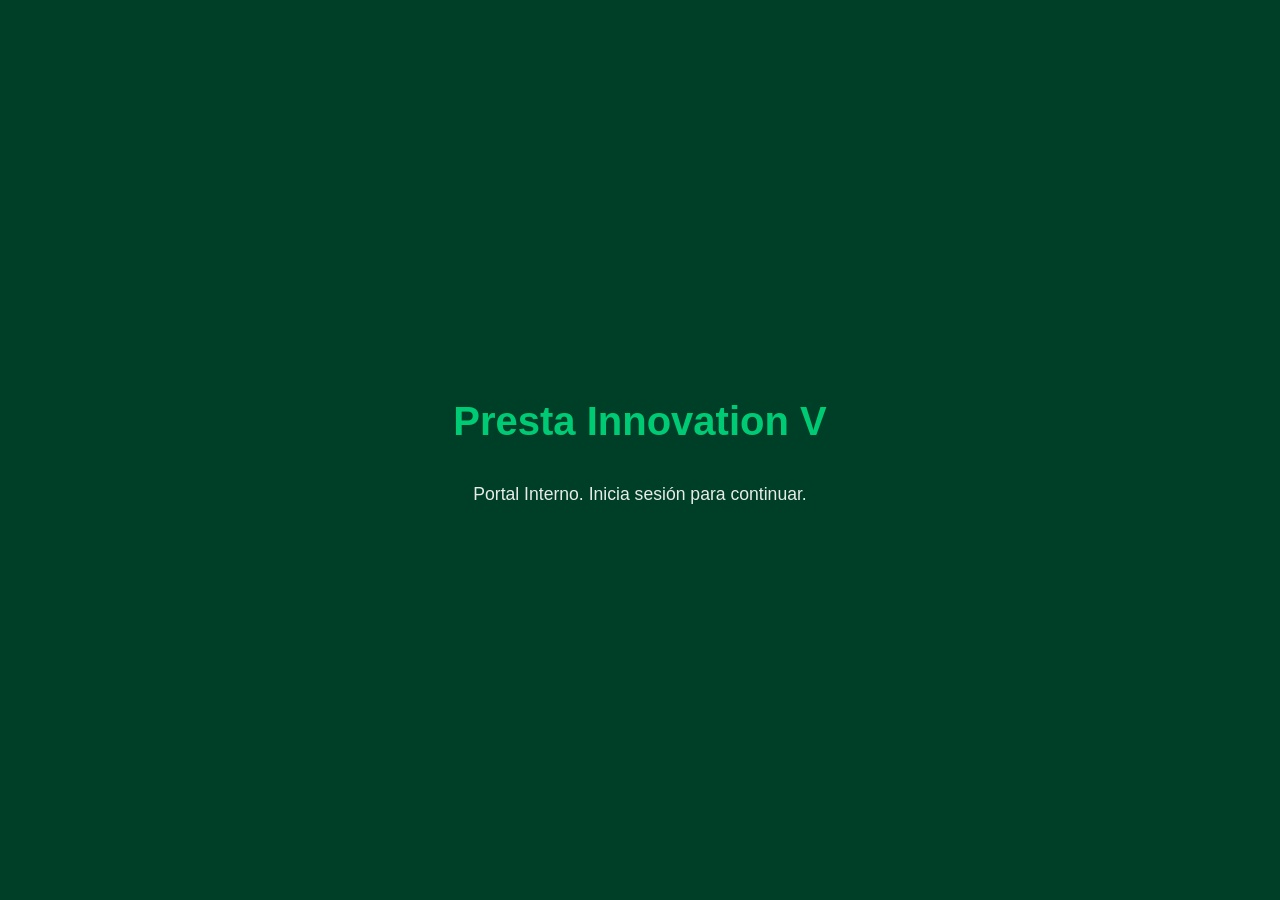
<file: index.html>
<!DOCTYPE html>
<html lang="es">
<head>
    <meta charset="UTF-8">
    <meta name="viewport" content="width=device-width, initial-scale=1.0">
    <title>Presta Innovation V - Inicio</title>
    
    <script>
        if (sessionStorage.getItem('token_google_ia')) {
            document.documentElement.classList.add('sesion-activa');
            try {
                const token = sessionStorage.getItem('token_google_ia');
                const payload = JSON.parse(atob(token.split('.')[1]));
                window.nombreUsuarioPrerender = "Hola, " + payload.name;
            } catch(e) {}
        } else {
            window.addEventListener('DOMContentLoaded', () => {
                document.getElementById('pantalla-login').style.display = 'flex';
            });
        }
    </script>
    
    <style>
        /* Reglas Anti-parpadeo (se mantienen aquí por velocidad de carga) */
        #pantalla-login { display: none; }
        html.sesion-activa #pantalla-login { display: none !important; }
        html.sesion-activa #contenido-portal { display: block !important; }
    </style>
    
    <link rel="stylesheet" href="assets/css/styles.css">
    
    <script src="https://accounts.google.com/gsi/client" async defer></script>
    <script src="assets/js/auth.js"></script>
    <script src="assets/js/chatbot.js"></script>
    <script src="assets/js/programa.js" defer></script>
</head>
<body>

<div id="pantalla-login">
    <h1>Presta Innovation V</h1>
    <p>Portal Interno. Inicia sesión para continuar.</p>
    <div id="g_id_onload" data-client_id="1825248631-jl7lqotac3ohmlcf71gtki9mop3a0b9l.apps.googleusercontent.com" data-context="signin" data-ux_mode="popup" data-callback="manejarLoginGoogle" data-auto_prompt="false"></div>
    <div class="g_id_signin" data-type="standard" data-shape="rectangular" data-theme="outline" data-text="signin_with" data-size="large" data-logo_alignment="left"></div>
</div>

<div id="contenido-portal">
    <nav>
        <a href="index.html" class="logo">Presta Innovation V</a>
        <div>
            <span id="nombre-usuario" style="color: var(--verde-primario); margin-right: 15px; font-size: 0.9rem;">
                <script>
                    if(window.nombreUsuarioPrerender) {
                        document.write(window.nombreUsuarioPrerender);
                    }
                </script>
            </span>
            <a href="index.html" class="activo">Inicio</a>
            <a href="herramientas.html">Herramientas</a>
            <a href="cursos.html">Cursos</a>
            <button class="btn-logout" onclick="cerrarSesion()">Cerrar Sesión</button>
        </div>
    </nav>

    <section class="hero">
        <h1>Bienvenido al futuro de tu trabajo</h1>
        <p>Descubre cómo la Automatización y la Inteligencia Artificial se unen para liberarte de la rutina y maximizar el valor de tu tiempo.</p>
        <a href="herramientas.html" class="btn-principal">🚀 Descubrir Herramientas</a>
    </section>

    <div class="content seccion-educativa" style="max-width: 1200px; margin: 0 auto;">
        
        <h2 style="text-align: center; color: var(--verde-oscuro); border-bottom: 2px solid var(--verde-primario); padding-bottom: 10px; margin-bottom: 20px;">Tu nuevo súper-equipo: Automatización + IA</h2>
        <p style="text-align: center; color: #555; margin-bottom: 30px; font-size: 1.1rem;">Olvídate de verlas como herramientas separadas; juntas son el equipo perfecto para facilitar tu día. La regla de oro es muy sencilla: <strong>"La IA lo arma, la automatización lo envía"</strong>.</p>
        
        <div style="display: flex; gap: 20px; flex-wrap: wrap; justify-content: center; margin-bottom: 50px;">
            <div class="tarjeta-equipo" style="border-left: 5px solid var(--verde-primario);">
                <h3 style="color: var(--verde-oscuro); margin-top: 0; font-size: 1.3rem;">🤖 El Cerebro (La IA)</h3>
                <p style="color: #555; margin-bottom: 0;">Aporta la inteligencia. Te ayuda a redactar correos, resumir documentos largos o analizar datos complejos en segundos.</p>
            </div>
            <div class="tarjeta-equipo" style="border-left: 5px solid #8E9FD4;">
                <h3 style="color: var(--verde-oscuro); margin-top: 0; font-size: 1.3rem;">⚙️ El Músculo (Automatización)</h3>
                <p style="color: #555; margin-bottom: 0;">Se encarga del trabajo repetitivo. Mueve los archivos, copia la información o envía automáticamente el correo que la IA ya redactó.</p>
            </div>
        </div>

        <h3 style="text-align: center; color: var(--verde-oscuro); margin-bottom: 40px; font-size: 1.6rem;">¿Por qué integrar este súper-equipo en tu área?</h3>
        
        <div class="beneficios-container">
            <div class="beneficio-item">
                <div class="icono-enmarcado">⏱️</div>
                <h3>Más Productividad</h3>
                <p>Despídete de las tareas aburridas y manuales. Libera tu agenda para lo importante.</p>
            </div>
            
            <div class="beneficio-item">
                <div class="icono-enmarcado">✅</div>
                <h3>Menos Errores</h3>
                <p>Obtén resultados precisos, uniformes y confiables todos los días.</p>
            </div>
            
            <div class="beneficio-item">
                <div class="icono-enmarcado">💰</div>
                <h3>Mayor Eficiencia</h3>
                <p>Logra mejores resultados invirtiendo mucho menos esfuerzo operativo.</p>
            </div>
            
            <div class="beneficio-item">
                <div class="icono-enmarcado">🔋</div>
                <h3>Espacio para la Creatividad</h3>
                <p>Usa tu energía en tareas estratégicas y proyectos que realmente te motiven.</p>
            </div>
        </div>
        
        <div style="background-color: var(--verde-claro); padding: 30px; border-radius: 12px; border: 2px dashed var(--verde-primario); margin: 50px 0; text-align: center;">
            <h3 style="color: var(--verde-oscuro); margin-top: 0; font-size: 1.4rem;">💡 Nota Clave para empezar</h3>
            <p style="color: #444; margin-bottom: 0; font-size: 1.1rem;">La IA es el mejor asistente del mundo, pero necesita que le des instrucciones claras (a esto le llamamos <strong>prompts</strong>). ¡Aprender a pedirle las cosas es el único secreto para obtener resultados excepcionales!</p>
        </div>

        <h2 style="text-align: center; color: var(--verde-oscuro); border-bottom: 2px solid var(--verde-primario); padding-bottom: 10px; margin-top: 60px; margin-bottom: 20px;">El Marco de Transformación (Paso a Paso)</h2>
<p style="text-align: center; color: #555; margin-bottom: 40px;">Haz clic en cada fase para ver el detalle:</p>

<div class="pasos-interactivos-grid">
    <div class="paso-card-int" onclick="abrirPaso(this)">
        <div class="paso-cabecera">
            <div class="paso-num-int">1</div>
            <div class="paso-titulo-grupo">
                <h4>🪄 Encuentra tu "Dolor"</h4>
                <span>Inspirar y Contextualizar</span>
            </div>
            <div class="paso-icono-toggle">➕</div>
        </div>
        <div class="paso-contenido">
            <div class="paso-contenido-inner">
                <p><strong>🎯 Qué abarcar:</strong> Tareas que cumplan las "3 R": Repetitivas, Rutinarias y con Reglas claras.</p>
                <p><strong>✅ Acción:</strong> Haz una lista de tareas que consistan en "mover datos" (ej. de PDF a Excel).</p>
            </div>
        </div>
    </div>

    <div class="paso-card-int" onclick="abrirPaso(this)">
        <div class="paso-cabecera">
            <div class="paso-num-int">2</div>
            <div class="paso-titulo-grupo">
                <h4>📋 Revisa tus "Ingredientes"</h4>
                <span>Evaluación y Datos</span>
            </div>
            <div class="paso-icono-toggle">➕</div>
        </div>
        <div class="paso-contenido">
            <div class="paso-contenido-inner">
                <p><strong>🎯 Qué abarcar:</strong> ¿Tus datos están en digital? ¿El proceso sigue siempre los mismos pasos?</p>
                <p><strong>✅ Acción:</strong> Asegúrate de que no haya papel. Si hay muchas excepciones, no es momento de automatizar.</p>
            </div>
        </div>
    </div>

    <div class="paso-card-int" onclick="abrirPaso(this)">
        <div class="paso-cabecera">
            <div class="paso-num-int">3</div>
            <div class="paso-titulo-grupo">
                <h4>🧪 Haz una Prueba Pequeña</h4>
                <span>Experimentación</span>
            </div>
            <div class="paso-icono-toggle">➕</div>
        </div>
        <div class="paso-contenido">
            <div class="paso-contenido-inner">
                <p><strong>🎯 Qué abarcar:</strong> Selecciona un solo paso del proceso que sea crítico pero sencillo de abordar.</p>
                <p><strong>✅ Acción:</strong> Crea un "Prototipo" en una semana (ej. guardar un adjunto automáticamente).</p>
            </div>
        </div>
    </div>

    <div class="paso-card-int" onclick="abrirPaso(this)">
        <div class="paso-cabecera">
            <div class="paso-num-int">4</div>
            <div class="paso-titulo-grupo">
                <h4>🚀 Construye y Lanza</h4>
                <span>Despliegue y Optimización</span>
            </div>
            <div class="paso-icono-toggle">➕</div>
        </div>
        <div class="paso-contenido">
            <div class="paso-contenido-inner">
                <p><strong>🎯 Qué abarcar:</strong> Elegir la herramienta adecuada (¿App móvil? ¿Chatbot? ¿Formulario?).</p>
                <p><strong>✅ Acción:</strong> Con apoyo del COE, usa AppSheet o Google Gems para lanzar la solución.</p>
            </div>
        </div>
    </div>

    <div class="paso-card-int" onclick="abrirPaso(this)">
        <div class="paso-cabecera">
            <div class="paso-num-int">5</div>
            <div class="paso-titulo-grupo">
                <h4>🛡️ Mide tu Solución</h4>
                <span>Sostenibilidad</span>
            </div>
            <div class="paso-icono-toggle">➕</div>
        </div>
        <div class="paso-contenido">
            <div class="paso-contenido-inner">
                <p><strong>🎯 Qué abarcar:</strong> ¿Cuánto tiempo ahorramos realmente? ¿El equipo se siente cómodo?</p>
                <p><strong>✅ Acción:</strong> Revisa mensualmente si todo funciona y pide feedback constante.</p>
            </div>
        </div>
    </div>
</div>
        
        <div class="seccion-coe">
            <h2 style="text-align: center; color: #b71c1c; margin-bottom: 10px;">🚀 ¿Cuándo escalar al COE de Automatización?</h2>
            <p style="text-align: center; color: #555; margin-bottom: 40px; max-width: 800px; margin-left: auto; margin-right: auto;">
                El COE es tu socio estratégico para los retos más complejos. Debes levantar la mano cuando el proyecto requiera un nivel técnico avanzado:
            </p>

            <div class="coe-grid">
                <div class="coe-card">
                    <h4>🛠️ Soporte Técnico</h4>
                    <p>Si el flujo que estás construyendo arroja un error persistente o la herramienta no conecta correctamente.</p>
                </div>
                <div class="coe-card">
                    <h4>🤖 Automatización Total</h4>
                    <p>Cuando necesites que el proceso se ejecute al 100% solo en el servidor, sin intervención humana ni archivos abiertos.</p>
                </div>
                <div class="coe-card">
                    <h4>📊 Procesamiento Masivo</h4>
                    <p>Para extraer y consolidar datos de cientos o miles de documentos (PDFs, imágenes) de forma mensual.</p>
                </div>
                <div class="coe-card">
                    <h4>🔗 Sistemas Externos</h4>
                    <p>Cuando requieras conectar tus herramientas de Google con CRMs, SAP o bases de datos fuera del entorno Google.</p>
                </div>
            </div>
        </div>

    </div>

    <div class="seccion-constructores">
    <div class="constructores-header">
        <h2>🚀 El Programa de Constructores de Automatizaciones con IA</h2>
        <p>Para convertir al talento proactivo en líderes tecnológicos. Postula a este programa exclusivo, aprende de la mano del COE y lleva las soluciones más innovadoras directamente a tu área.</p>
    </div>

    <div class="fomo-grid-main">
        
        <div class="contador-tiempo">
            <span class="titulo-reloj">⏳ Cierre de postulaciones en:</span>
            <div id="reloj-cuenta-regresiva" class="reloj-grid">
                <div class="tiempo-box"><span id="dias">00</span><small>Días</small></div>
                <div class="tiempo-box"><span id="horas">00</span><small>Horas</small></div>
                <div class="tiempo-box"><span id="min">00</span><small>Min</small></div>
                <div class="tiempo-box"><span id="seg">00</span><small>Seg</small></div>
            </div>
            <p class="fecha-limite">Kick-off del programa: 20 de Mayo de 2026</p>
        </div>
        
        <div class="fomo-cta-group">
            <div class="contador-cupos">
                <span class="alerta-cupos">🔥 ¡Cupos limitados!</span>
                <div class="cupos-numero">
                    <span id="cupos-restantes">11</span><span class="total-cupos">/30</span>
                </div>
                <p>Postulaciones disponibles en vivo</p>
            </div>
            
            <a href="#" class="btn-fomo-hero">✅ ¡Quiero Postular Ahora!</a>
        </div>

    </div>

    <h3 class="incentivos-titulo">💎 Ecosistema de Incentivos Exclusivos</h3>
    <div class="incentivos-grid">
        <div class="incentivo-card">
            <div class="inc-icono">🤝</div>
            <h4>Mentoría VIP (1:1)</h4>
            <p>Soporte técnico exclusivo del Centro de Excelencia (COE) hasta que logres implementar con éxito el primer flujo de tu área.</p>
        </div>
        <div class="incentivo-card">
            <div class="inc-icono">⚡</div>
            <h4>Prioridad "Fast-Track"</h4>
            <p>Obtén un pase directo en el backlog corporativo. Los proyectos y necesidades de tu área serán atendidos con máxima prioridad.</p>
        </div>
        <div class="incentivo-card">
            <div class="inc-icono">🏆</div>
            <h4>Reconocimiento Directivo</h4>
            <p>Visibilidad institucional garantizada y respaldo total avalado directamente por la Alta Dirección de la empresa.</p>
        </div>
    </div>
</div>
    
    <footer>&copy; 2026 Portal Interno Presta Innovation V</footer>

    <button id="btn-abrir-chat" onclick="toggleChat()">💬 Consultar IA</button>
    <div id="chatbot-flotante">
        <div id="chat-header">
            <span>🤖 Asistente IA</span>
            <button id="btn-cerrar-chat" onclick="toggleChat()">✖</button>
        </div>
        <div id="caja-mensajes">
            <div class="mensaje mensaje-bot">¡Hola! Dime qué tarea de tu día quieres automatizar y te orientaré hacia el recurso adecuado.</div>
        </div>
        <div class="input-area">
            <input type="text" id="input-mensaje" placeholder="Escribe tu consulta..." onkeypress="manejarEnter(event)">
            <button id="btn-enviar" onclick="enviarMensaje()">Enviar</button>
        </div>
    </div>
</div>

</body>
</html>
</file>
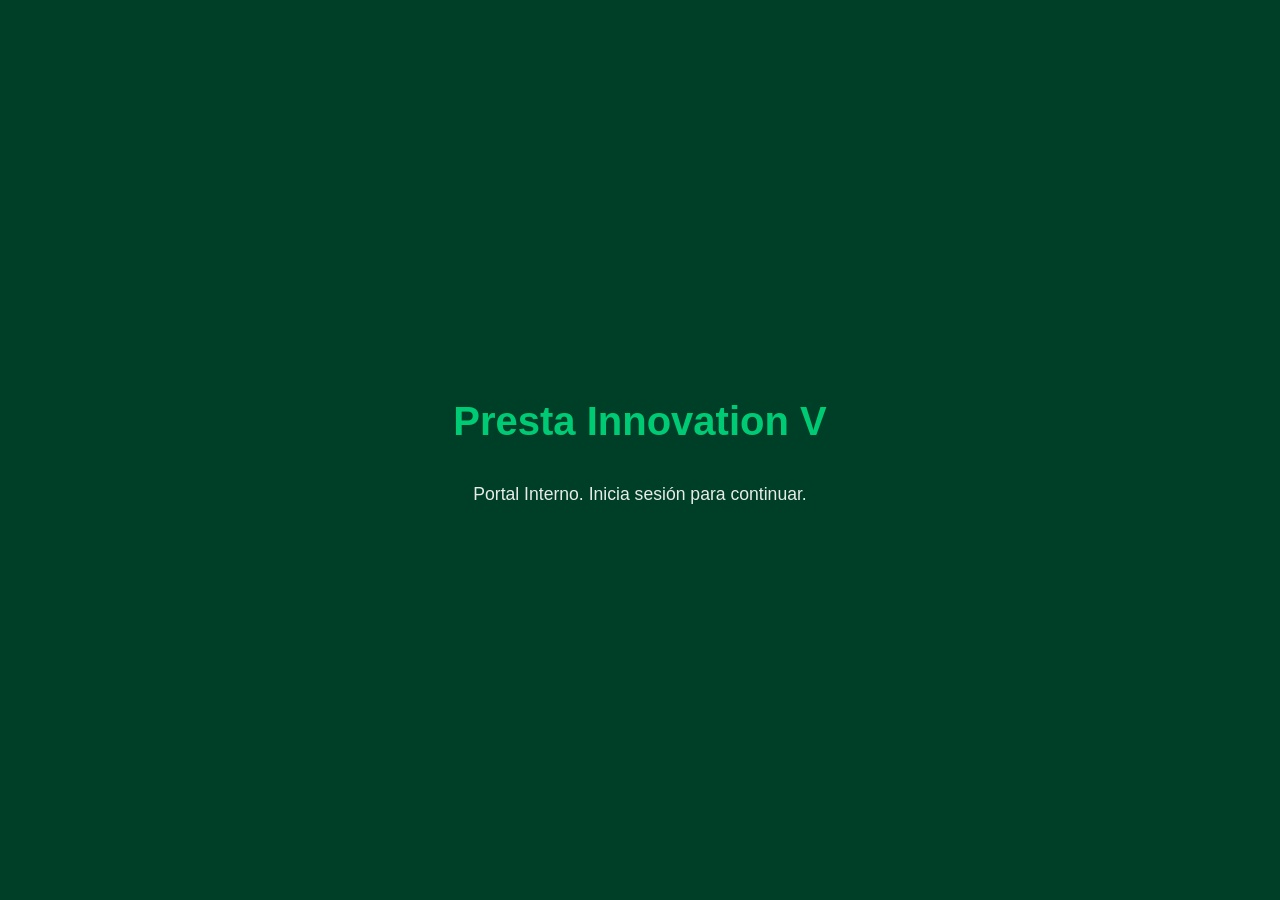
<file: cursos.html>
<!DOCTYPE html>
<html lang="es">
<head>
    <meta charset="UTF-8">
    <meta name="viewport" content="width=device-width, initial-scale=1.0">
    <title>Presta Innovation V - Catálogo de Cursos</title>
    
    <script>
        if (sessionStorage.getItem('token_google_ia')) {
            document.documentElement.classList.add('sesion-activa');
            try {
                const token = sessionStorage.getItem('token_google_ia');
                const payload = JSON.parse(atob(token.split('.')[1]));
                window.nombreUsuarioPrerender = "Hola, " + payload.name;
            } catch(e) {}
        } else {
            window.addEventListener('DOMContentLoaded', () => {
                document.getElementById('pantalla-login').style.display = 'flex';
            });
        }
    </script>
    
    <style>
        #pantalla-login { display: none; }
        html.sesion-activa #pantalla-login { display: none !important; }
        html.sesion-activa #contenido-portal { display: block !important; }
    </style>
    
    <script src="assets/js/guardian.js"></script>
    <link rel="stylesheet" href="assets/css/styles.css">
</head>
<body>

<div id="pantalla-login">
    <h1>Presta Innovation V</h1>
    <p>Portal Interno. Inicia sesión para continuar.</p>
    <div id="g_id_onload" data-client_id="1825248631-jl7lqotac3ohmlcf71gtki9mop3a0b9l.apps.googleusercontent.com" data-context="signin" data-ux_mode="popup" data-callback="manejarLoginGoogle" data-auto_prompt="false"></div>
    <div class="g_id_signin" data-type="standard" data-shape="rectangular" data-theme="outline" data-text="signin_with" data-size="large" data-logo_alignment="left"></div>
</div>

<div id="contenido-portal">
    <nav>
        <a href="index.html" class="logo">Presta Innovation V</a>
        <div>
            <span id="nombre-usuario" style="color: var(--verde-primario); margin-right: 15px; font-size: 0.9rem;">
                <script>
                    if(window.nombreUsuarioPrerender) {
                        document.write(window.nombreUsuarioPrerender);
                    }
                </script>
            </span>
            <a href="index.html">Inicio</a>
            <a href="herramientas.html">Herramientas</a>
            <a href="cursos.html" class="activo">Cursos</a>
            <button class="btn-logout" onclick="cerrarSesion()">Cerrar Sesión</button>
        </div>
    </nav>

    <div class="header-seccion">
        <h1>🎓 Catálogo de Cursos: De Cero a Súper-equipo</h1>
        <p>Aprende de forma ágil y práctica. Nivel: Básico | Formato: Microlearning</p>
    </div>

    <div class="content">
        <div class="cursos-container">

            <div class="curso-tarjeta">
                <div class="curso-cabecera">
                    <h3>🤖 Módulo 1: Desmitificando la IA y la Automatización</h3>
                    <span class="badge-tiempo">⏳ 5 min</span>
                </div>
                <p class="curso-desc">Un curso de introducción relámpago para quitarle el miedo a la tecnología. Descubrirás cómo la Inteligencia Artificial (el "cerebro") y la automatización (el "músculo") son simplemente asistentes virtuales listos para potenciar tus habilidades.</p>
                <div class="curso-contenido">
                    <h4>¿Qué aprenderás en este módulo?</h4>
                    <ul>
                        <li>La diferencia práctica entre IA y automatización.</li>
                        <li>La mentalidad del "Copiloto" para tu día a día.</li>
                    </ul>
                    <div class="curso-entregable">
                        <strong>🎯 Entregable práctico:</strong> Identificarás en un post-it virtual 1 tarea de tu día que te gustaría delegarle a tu copiloto.
                    </div>
                </div>
                <div class="curso-accion">
                    <a href="modulo1.html" class="btn-curso-play">▶️ Iniciar Módulo</a>
                </div>
            </div>

            <div class="curso-tarjeta">
                <div class="curso-cabecera">
                    <h3>🕵️‍♂️ Módulo 2: Cazadores de Tareas</h3>
                    <span class="badge-tiempo">⏳ 7 min</span>
                </div>
                <p class="curso-desc">Aprende a mirar tus procesos con "lupas de eficiencia". Detectarás rápidamente esos cuellos de botella que te roban horas valiosas a la semana sin necesidad de saber de sistemas.</p>
                <div class="curso-contenido">
                    <h4>¿Qué aprenderás en este módulo?</h4>
                    <ul>
                        <li>A filtrar tus tareas diarias usando la regla de las "3 R" (Repetitivas, Rutinarias y con Reglas claras).</li>
                        <li>A simplificar un proceso antes de intentar digitalizarlo.</li>
                    </ul>
                    <div class="curso-entregable">
                        <strong>🎯 Entregable práctico:</strong> Aplicarás la regla de las "3 R" a una tarea real de tu área para confirmar si es automatizable.
                    </div>
                </div>
                <div class="curso-accion">
                    <a href="modulo2.html" class="btn-curso-play">▶️ Iniciar Módulo</a>
                </div>
            </div>

            <div class="curso-tarjeta">
                <div class="curso-cabecera">
                    <h3>💬 Módulo 3: El Arte de Pedir (Domina los Prompts)</h3>
                    <span class="badge-tiempo">⏳ 5 min</span>
                </div>
                <p class="curso-desc">Saber comunicarte con la IA es tu nuevo superpoder. Te enseñaremos la fórmula exacta para darle instrucciones claras a Google Gemini IA y obtener siempre resultados excepcionales.</p>
                <div class="curso-contenido">
                    <h4>¿Qué aprenderás en este módulo?</h4>
                    <ul>
                        <li>Qué es un Prompt y la fórmula CTFT (Contexto, Tarea, Formato y Tono).</li>
                        <li>El antes y el después de una buena instrucción.</li>
                    </ul>
                    <div class="curso-entregable">
                        <strong>🎯 Entregable práctico:</strong> Adaptarás tu primer "Prompt Maestro" usando una plantilla lista para copiar y pegar en tu próxima tarea.
                    </div>
                </div>
                <div class="curso-accion">
                    <a href="modulo3.html" class="btn-curso-play">▶️ Iniciar Módulo</a>
                </div>
            </div>

            <div class="curso-tarjeta">
                <div class="curso-cabecera">
                    <h3>🧰 Módulo 4: Mi Centro de Control en Workspace Studio</h3>
                    <span class="badge-tiempo">⏳ 10 min</span>
                </div>
                <p class="curso-desc">Aprende a gestionar tus flujos desde una plataforma centralizada. Descubrirás que automatizar es tan fácil como describir una tarea en lenguaje natural y sabrás cuándo tu proyecto requiere el apoyo experto del COE.</p>
                <div class="curso-contenido">
                    <h4>¿Qué aprenderás en este módulo?</h4>
                    <ul>
                        <li>Acceso directo y navegación por la herramienta de Google Workspace Studio.</li>
                        <li>Creación de flujos mediante lenguaje natural (Sección "Describe a task").</li>
                        <li>Gestión, monitoreo y edición de tus automatizaciones activas.</li>
                    </ul>
                    <div class="curso-entregable">
                        <strong>🎯 Entregable práctico:</strong> Configurarás una tarea real en la plataforma y subirás una captura de pantalla de tu panel "My flows" con la configuración resultante.
                    </div>
                </div>
                <div class="curso-accion">
                    <a href="modulo4.html" class="btn-curso-play">▶️ Iniciar Módulo</a>
                </div>
            </div>

        </div>
    </div>

    <footer>&copy; 2026 Portal Interno Presta Innovation V</footer>

</div>

</body>
</html>
</file>
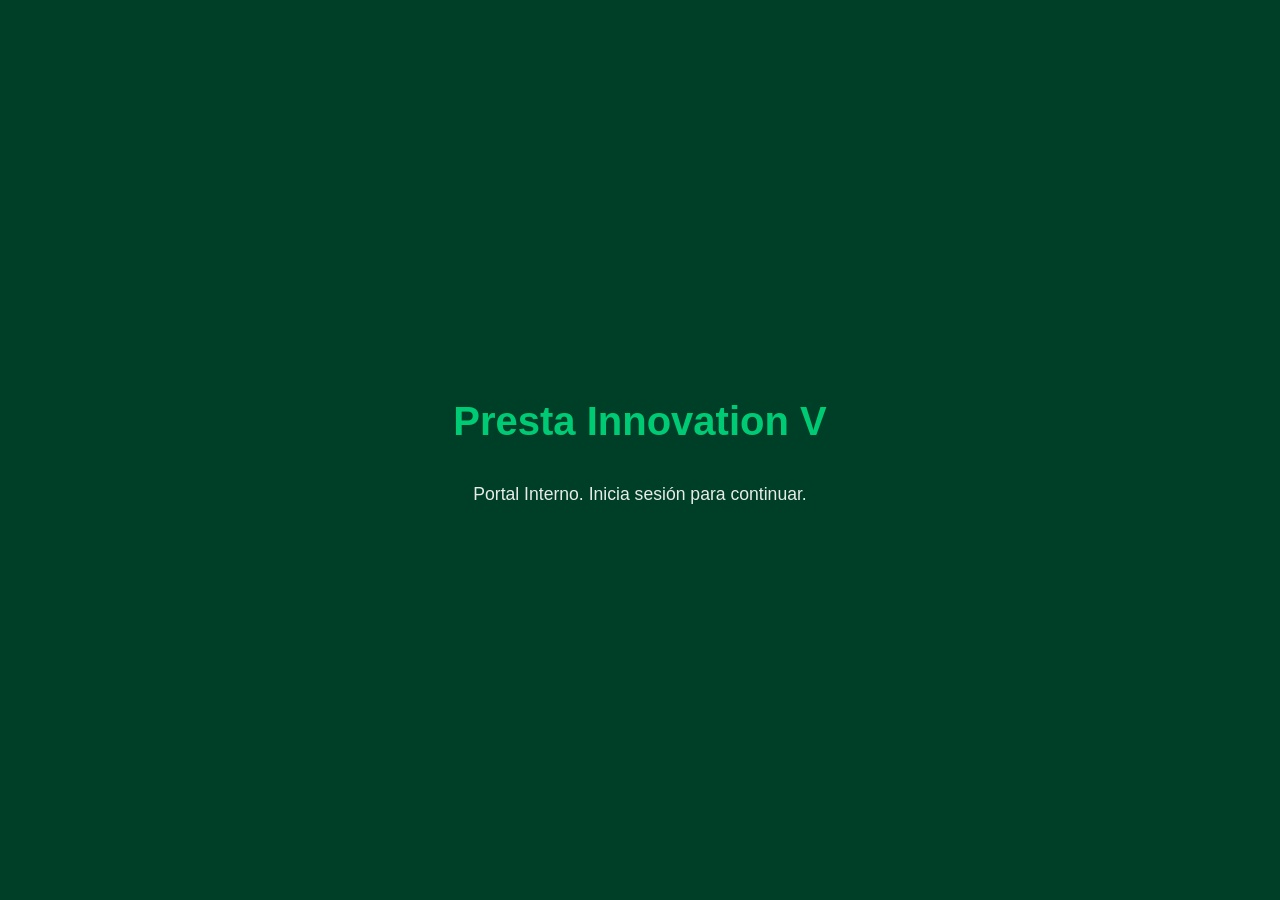
<file: herramientas.html>
<!DOCTYPE html>
<html lang="es">
<head>
    <meta charset="UTF-8">
    <meta name="viewport" content="width=device-width, initial-scale=1.0">
    <title>Presta Innovation V - Ruta de Herramientas</title>
    
    <script src="assets/js/guardian.js"></script>

    <link rel="stylesheet" href="assets/css/styles.css">
</head>
<body>

<nav>
    <a href="index.html" class="logo">Presta Innovation V</a>
    <div>
        <span id="nombre-usuario" style="color: var(--verde-primario); margin-right: 15px; font-size: 0.9rem;"></span>
        
        <a href="index.html">Inicio</a>
        <a href="herramientas.html">Herramientas</a>
        <a href="cursos.html">Cursos</a>
        
        <button class="btn-logout" onclick="cerrarSesion()">Cerrar Sesión</button>
    </div>
</nav>

<div class="header-seccion">
    <h1>Tu Ruta hacia la Automatización</h1>
    <p>Hemos organizado nuestras tecnologías de más sencillas a más avanzadas. Si eres nuevo, ¡empieza por el Nivel 1 y ve subiendo a tu propio ritmo!</p>
</div>

<div class="content">

    <div class="nivel-seccion">
        <h2 class="nivel-titulo"><span class="badge badge-basico">Nivel 1: Básico</span> Asistentes para el Día a Día</h2>
        <p>Herramientas intuitivas de Inteligencia Artificial en las que solo necesitas escribir lo que deseas.</p>
    </div>
    
    <div class="card-grid">
        <div class="card">
            <h3>✨ Google Gemini IA</h3>
            <p><strong>¿Qué es?</strong> Tu asistente inteligente multipropósito.</p>
            <p><strong>¿Para qué usarlo?</strong> Ideal para redactar correos formales, resumir textos largos, o proponer ideas creativas. Imagina que es un compañero de trabajo experto al que le puedes pedir que analice datos o estructure un proyecto desde cero.</p>
            <a href="https://gemini.google.com/" target="_blank" class="btn-herramienta">Empezar con Gemini</a>
        </div>

        <div class="card">
            <h3>📚 Google NotebookLM</h3>
            <p><strong>¿Qué es?</strong> Tu analista de documentos de confianza.</p>
            <p><strong>¿Para qué usarlo?</strong> Sube tus propios PDFs, políticas de la empresa o manuales largos. La IA leerá todo y responderá a tus preguntas basándose <em>exclusivamente</em> en esos archivos, sin inventar nada. Perfecto para investigar rápido.</p>
            <a href="https://notebooklm.google.com/" target="_blank" class="btn-herramienta">Probar NotebookLM</a>
        </div>
    </div>


    <div class="nivel-seccion">
        <h2 class="nivel-titulo"><span class="badge badge-intermedio">Nivel 2: Intermedio</span> Creadores de Soluciones (No-Code)</h2>
        <p>Para cuando necesitas herramientas personalizadas o estructurar información sin saber programar.</p>
    </div>

    <div class="card-grid">
        <div class="card">
            <h3>💎 Google Gems</h3>
            <p><strong>¿Qué es?</strong> Tus propios expertos de IA "a la medida".</p>
            <p><strong>¿Para qué usarlo?</strong> Te permite configurar versiones de Gemini para tareas repetitivas. Por ejemplo, puedes crear un "Gem" que actúe siempre como revisor de contratos, dándole instrucciones fijas sobre cómo quieres que responda.</p>
            <a href="https://gemini.google.com/gems/view" target="_blank" class="btn-herramienta">Crear un Gem</a>
        </div>

        <div class="card">
            <h3>🌐 Google Sites</h3>
            <p><strong>¿Qué es?</strong> Constructor rápido de páginas web internas.</p>
            <p><strong>¿Para qué usarlo?</strong> Arma portales, manuales de tu área o intranets simplemente arrastrando elementos. Es la forma más fácil de organizar y compartir enlaces clave con tu equipo de manera independiente.</p>
            <a href="https://sites.google.com/" target="_blank" class="btn-herramienta">Crear un Sitio</a>
        </div>

        <div class="card">
            <h3>📱 Google AppSheet</h3>
            <p><strong>¿Qué es?</strong> Creador de aplicaciones sin código.</p>
            <p><strong>¿Para qué usarlo?</strong> Transforma una simple hoja de cálculo de Google (Sheets) en una aplicación real para el celular. Excelente para que el equipo registre datos o inventarios desde su teléfono hacia una base centralizada.</p>
            <a href="https://www.appsheet.com/" target="_blank" class="btn-herramienta">Diseñar una App</a>
        </div>
    </div>


    <div class="nivel-seccion">
        <h2 class="nivel-titulo"><span class="badge badge-avanzado">Nivel 3: Avanzado</span> Automatización Profunda</h2>
        <p>Para usuarios que desean conectar aplicaciones entre sí usando scripts y programación.</p>
    </div>

    <div class="card-grid">
        <div class="card">
            <h3>⚙️ Google Apps Script</h3>
            <p><strong>¿Qué es?</strong> El "motor" de las automatizaciones.</p>
            <p><strong>¿Para qué usarlo?</strong> Escribe código en la nube para que tus aplicaciones trabajen solas. Si necesitas que al llenar un formulario se genere un PDF y se envíe automáticamente por correo, esta es la herramienta definitiva.</p>
            <a href="https://script.google.com/" target="_blank" class="btn-herramienta">Abrir Apps Script</a>
        </div>

        <div class="card">
            <h3>🛠️ Google Workspace Studio</h3>
            <p><strong>¿Qué es?</strong> Entorno de integraciones empresariales.</p>
            <p><strong>¿Para qué usarlo?</strong> El nivel más alto para desarrolladores. Permite construir complementos que se instalan dentro de Gmail o Docs, integrando modelos de Inteligencia Artificial directamente en los flujos de trabajo de toda la empresa.</p>
            <a href="https://studio.workspace.google.com/" target="_blank" class="btn-herramienta">Ir a Workspace Studio</a>
        </div>
    </div>

</div>

<footer>&copy; 2026 Portal Interno Presta Innovation V</footer>

</body>
</html>
</file>
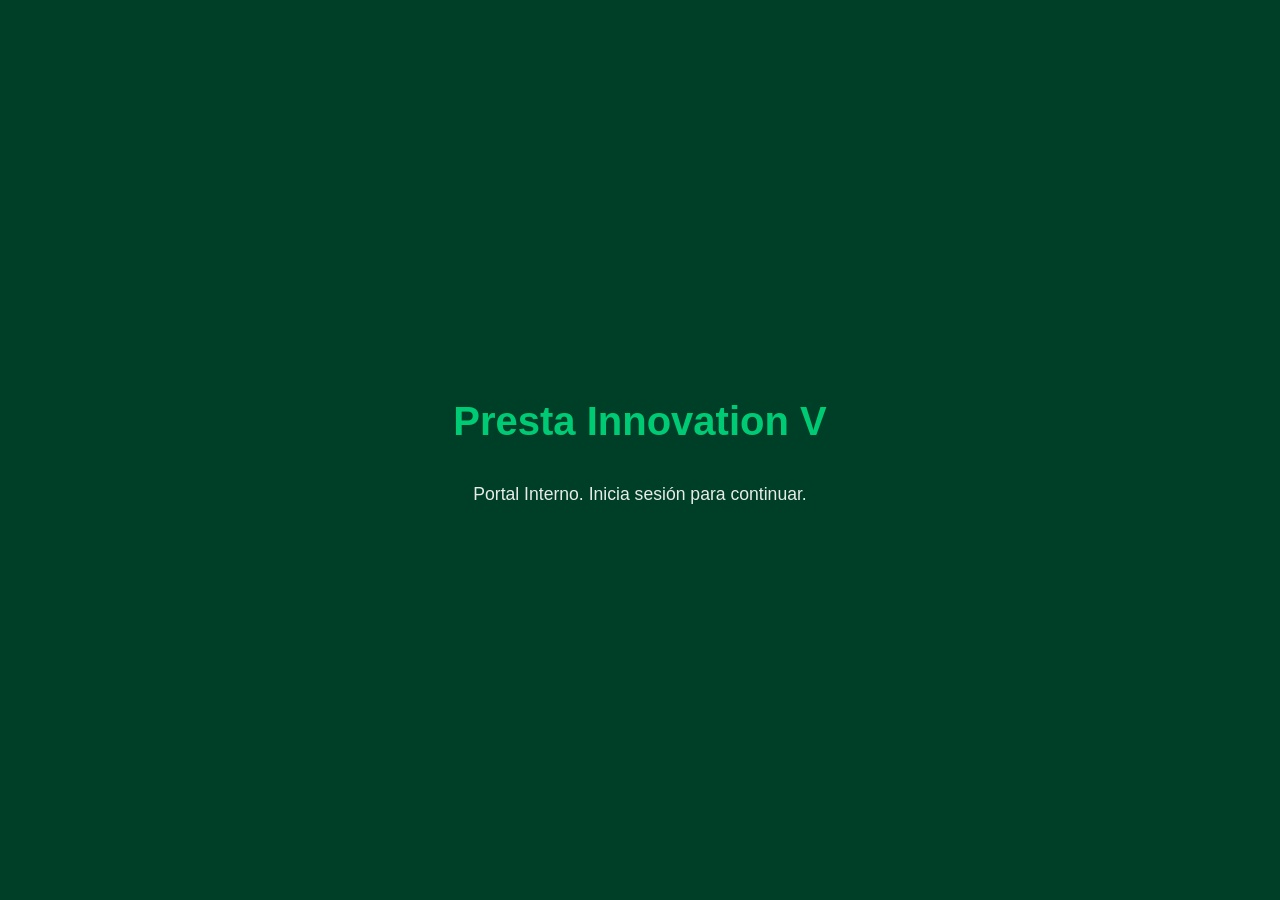
<file: modulo1.html>
<!DOCTYPE html>
<html lang="es">
<head>
    <meta charset="UTF-8">
    <meta name="viewport" content="width=device-width, initial-scale=1.0">
    <title>Presta Innovation V - Módulo 1</title>
    
    <script>
        if (sessionStorage.getItem('token_google_ia')) {
            document.documentElement.classList.add('sesion-activa');
            try {
                const token = sessionStorage.getItem('token_google_ia');
                const payload = JSON.parse(atob(token.split('.')[1]));
                window.nombreUsuarioPrerender = "Hola, " + payload.name;
            } catch(e) {}
        } else {
            window.location.replace('index.html'); // Si no hay sesión, lo saca
        }
    </script>
    
    <style>
        html:not(.sesion-activa) { display: none; }
    </style>
    
    <script src="assets/js/guardian.js"></script>
    <link rel="stylesheet" href="assets/css/styles.css">
</head>
<body>

<nav>
    <a href="index.html" class="logo">Presta Innovation V</a>
    <div>
        <span id="nombre-usuario" style="color: var(--verde-primario); margin-right: 15px; font-size: 0.9rem;">
            <script>
                if(window.nombreUsuarioPrerender) {
                    document.write(window.nombreUsuarioPrerender);
                }
            </script>
        </span>
        <a href="index.html">Inicio</a>
        <a href="herramientas.html">Herramientas</a>
        <a href="cursos.html" class="activo">Cursos</a> <button class="btn-logout" onclick="cerrarSesion()">Cerrar Sesión</button>
    </div>
</nav>

<div class="modulo-contenedor">
    
    <h1 class="modulo-titulo">🤖 Módulo 1: Desmitificando la IA y la Automatización</h1>
    
    <div class="modulo-intro">
        <p><strong>¡Te damos la bienvenida a tu primer paso hacia un trabajo más inteligente!</strong></p>
        <p>Probablemente has escuchado en las noticias o en pasillos que "la tecnología va a cambiarlo todo" o incluso el viejo mito de que "la IA nos quitará el trabajo". <strong>Hoy vamos a derribar ese mito.</strong></p>
        <p>La tecnología que implementamos en el COE no busca reemplazarte; busca quitarte el trabajo aburrido para que puedas brillar en lo que realmente importa. Para empezar, necesitamos entender a nuestros dos nuevos mejores amigos. A menudo se usan como sinónimos, pero tienen roles muy diferentes. Piénsalo como un equipo donde uno es el "Cerebro" y el otro es el "Músculo".</p>
    </div>

    <div class="comparacion-grid">
        <div class="tarjeta-concepto tarjeta-cerebro">
            <h3 style="color: #4A90E2;">🧠 La Inteligencia Artificial</h3>
            <p>Es la parte que "piensa", analiza y crea. No mueve cosas de un lado a otro por sí sola, pero es excelente entendiendo contextos.</p>
            <ul>
                <li><strong>Lo que hace:</strong> Lee, resume, redacta, analiza datos complejos y propone ideas.</li>
                <li><strong>Ejemplo:</strong> Pedirle a Google Gemini que lea un reporte largo en PDF y te resuma los 3 puntos clave en un lenguaje sencillo.</li>
            </ul>
        </div>

        <div class="tarjeta-concepto tarjeta-musculo">
            <h3 style="color: #F5A623;">⚙️ La Automatización</h3>
            <p>Es la parte que "hace" y ejecuta tareas repetitivas sin cansarse jamás. No piensa, solo sigue reglas estrictas a la perfección.</p>
            <ul>
                <li><strong>Lo que hace:</strong> Mueve archivos, copia información de una celda a otra, envía correos a una hora programada.</li>
                <li><strong>Ejemplo:</strong> Una regla que toma todos los correos que dicen "Factura" y guarda el archivo adjunto automáticamente en una carpeta.</li>
            </ul>
        </div>
    </div>

    <div class="caja-super-equipo">
        <h3 style="margin-top: 0; color: var(--verde-oscuro);">🤝 El Súper-equipo en acción</h3>
        <p>El verdadero valor ocurre cuando los juntas. Imagina que recibes quejas de clientes por correo:</p>
        <ul style="margin-bottom: 0; color: #444;">
            <li style="margin-bottom: 10px;"><strong>La IA (Cerebro)</strong> lee el correo, entiende si el cliente está enojado y redacta una propuesta de disculpa profesional.</li>
            <li><strong>La Automatización (Músculo)</strong> toma ese texto, lo pone en un correo y lo envía automáticamente a tu bandeja de borradores para que tú solo tengas que darle a "Aprobar".</li>
        </ul>
    </div>

    <div class="caja-copiloto">
        <h3>👨‍✈️ La Mentalidad de "Copiloto"</h3>
        <p>A partir de hoy, te invitamos a adoptar la mentalidad de Copiloto. Piensa en estas herramientas como un asistente personal (o un becario muy rápido y aplicado) que trabaja para ti.</p>
        <br>
        <p><strong>Tu rol ya no es hacer el trabajo repetitivo de "copiar y pegar"; tu nuevo rol es ser el piloto.</strong> Tú eres quien tiene el criterio humano, la empatía, el conocimiento del negocio y quien toma las decisiones finales. El copiloto solo prepara el terreno para que tú despegues.</p>
    </div>

    <div class="reto-postit">
        <h3>🎯 Tu Primer Reto: El Post-it Virtual (Entregable)</h3>
        <p>Para terminar este módulo de 5 minutos, vamos a pasar a la acción. Tómate 60 segundos para pensar en tu semana laboral pasada y responde esta pregunta:</p>
        <p><em>"Si tuvieras un asistente virtual sentado a tu lado hoy mismo, ¿cuál es la tarea más aburrida y repetitiva que le entregarías sin pensarlo dos veces?"</em></p>
        
        <p><strong>Instrucciones:</strong></p>
        <ul>
            <li>Piensa en esa tarea (Ej. "Pasar los datos del reporte semanal de ventas de un PDF a una hoja de Excel").</li>
            <li>Escríbela en el formulario oficial del COE haciendo clic en el botón de abajo.</li>
        </ul>
        
        <a href="#" target="_blank" class="reto-btn">📝 Llenar mi Post-it Virtual</a>
    </div>
    
    <p style="text-align: center; color: #666; font-style: italic;">¡Felicidades! Acabas de identificar tu primera oportunidad de mejora. Nos vemos en el Módulo 2 para descubrir si esa tarea cumple con las reglas para ser automatizada.</p>

    <div class="navegacion-modulos">
        <a href="cursos.html" class="btn-nav-secundario">⬅️ Volver al Catálogo</a>
        <a href="modulo2.html" class="btn-principal" style="margin-top: 0; padding: 10px 25px;">Siguiente Módulo ➡️</a>
    </div>

</div>

<footer>&copy; 2026 Portal Interno Presta Innovation V</footer>

</body>
</html>
</file>
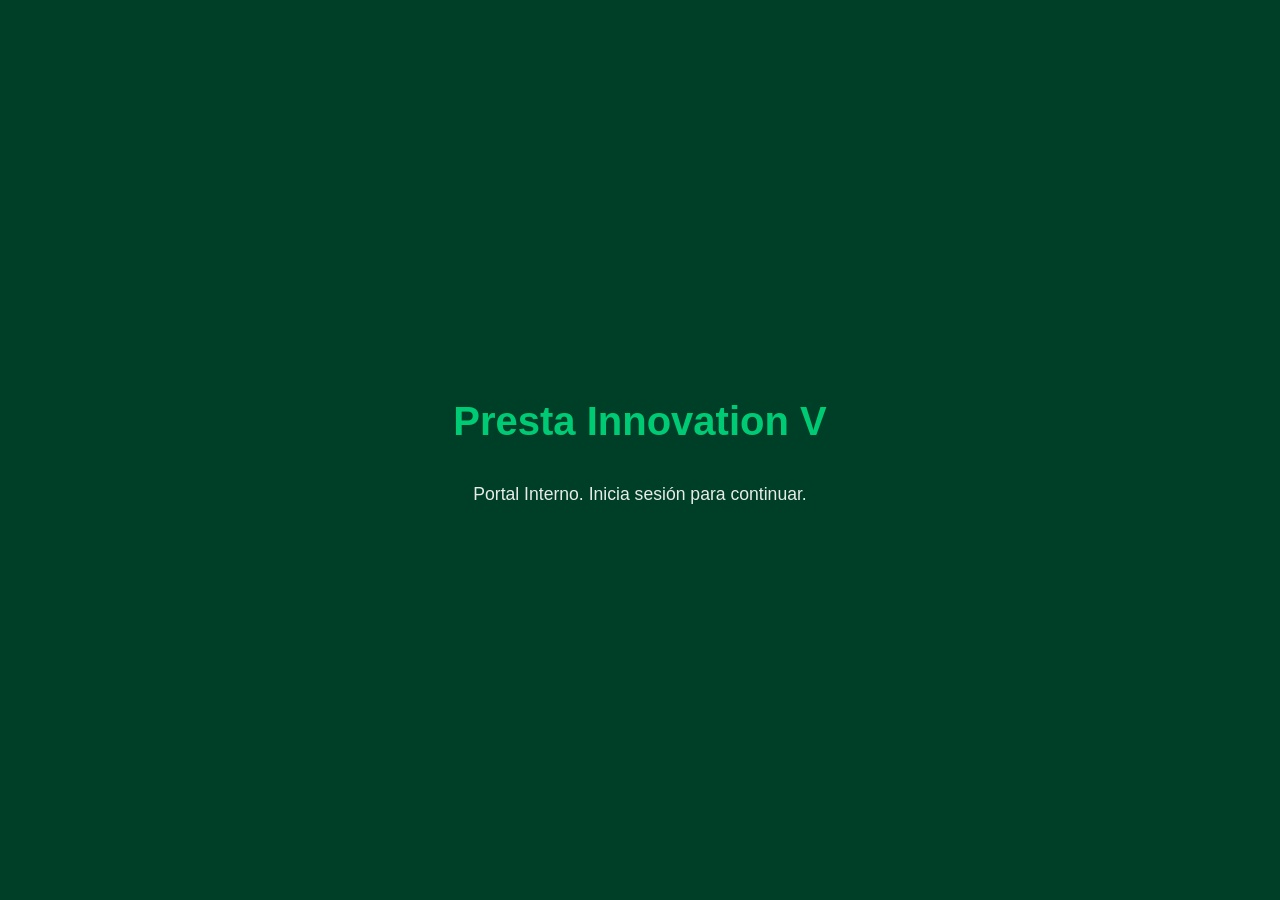
<file: modulo2.html>
<!DOCTYPE html>
<html lang="es">
<head>
    <meta charset="UTF-8">
    <meta name="viewport" content="width=device-width, initial-scale=1.0">
    <title>Presta Innovation V - Módulo 2</title>
    
    <script>
        if (sessionStorage.getItem('token_google_ia')) {
            document.documentElement.classList.add('sesion-activa');
            try {
                const token = sessionStorage.getItem('token_google_ia');
                const payload = JSON.parse(atob(token.split('.')[1]));
                window.nombreUsuarioPrerender = "Hola, " + payload.name;
            } catch(e) {}
        } else {
            window.location.replace('index.html'); // Si no hay sesión, lo saca
        }
    </script>
    
    <style>
        html:not(.sesion-activa) { display: none; }
    </style>
    
    <script src="assets/js/guardian.js"></script>
    <link rel="stylesheet" href="assets/css/styles.css">
</head>
<body>

<nav>
    <a href="index.html" class="logo">Presta Innovation V</a>
    <div>
        <span id="nombre-usuario" style="color: var(--verde-primario); margin-right: 15px; font-size: 0.9rem;">
            <script>
                if(window.nombreUsuarioPrerender) {
                    document.write(window.nombreUsuarioPrerender);
                }
            </script>
        </span>
        <a href="index.html">Inicio</a>
        <a href="herramientas.html">Herramientas</a>
        <a href="cursos.html" class="activo">Cursos</a>
        <button class="btn-logout" onclick="cerrarSesion()">Cerrar Sesión</button>
    </div>
</nav>

<div class="modulo-contenedor">
    
    <h1 class="modulo-titulo">🕵️‍♂️ Módulo 2: Cazadores de Tareas</h1>
    
    <div class="modulo-intro">
        <p><strong>¡Bienvenido de nuevo!</strong> En el módulo anterior escribiste en tu post-it esa tarea aburrida que te encantaría delegar. Hoy vamos a descubrir si tu "copiloto" tecnológico realmente puede hacerse cargo de ella.</p>
        <p>No todas las tareas nacieron para ser automatizadas. A veces, intentar automatizar un proceso complejo que requiere mucha empatía o criterio humano puede generar más problemas que soluciones.</p>
        <p>Para saber qué tareas son las candidatas perfectas, hoy aprenderás a usar dos herramientas mentales: <strong>La regla de las "3 R"</strong> y la <strong>limpieza previa</strong>.</p>
    </div>

    <h2 style="color: var(--verde-oscuro); margin-bottom: 20px;">🔍 La prueba de fuego: La regla de las "3 R"</h2>
    <p style="color: #555; margin-bottom: 30px; font-size: 1.05rem;">Para que la automatización (tu "músculo" tecnológico) funcione bien, la tarea debe cumplir con estas tres condiciones obligatorias:</p>

    <div class="comparacion-grid" style="grid-template-columns: repeat(auto-fit, minmax(220px, 1fr));">
        
        <div class="tarjeta-concepto" style="border-top: 5px solid #E91E63; background-color: #FCE4EC;">
            <h3 style="color: #C2185B; font-size: 1.2rem;">🔄 Repetitiva <br><small>(Frecuencia)</small></h3>
            <p>¿Es algo que haces varias veces a la semana o al mes?</p>
            <p style="font-size: 0.95rem; color: #555;">Si es un reporte que haces una sola vez al año, probablemente no valga la pena el esfuerzo de automatizarlo. Debe ser algo que te robe tiempo constantemente.</p>
        </div>

        <div class="tarjeta-concepto" style="border-top: 5px solid #9C27B0; background-color: #F3E5F5;">
            <h3 style="color: #7B1FA2; font-size: 1.2rem;">📆 Rutinaria <br><small>(Predecible)</small></h3>
            <p>¿El proceso es siempre el mismo?</p>
            <p style="font-size: 0.95rem; color: #555;">Es decir, siempre abres el mismo correo, descargas el mismo tipo de archivo y lo pegas en la misma tabla de Google Sheets. No hay sorpresas.</p>
        </div>

        <div class="tarjeta-concepto" style="border-top: 5px solid #00BCD4; background-color: #E0F7FA;">
            <h3 style="color: #0097A6; font-size: 1.2rem;">📏 Reglas Claras <br><small>(Sin corazonadas)</small></h3>
            <p>¿Podrías explicarle cómo hacerlo a un niño de 10 años paso a paso?</p>
            <p style="font-size: 0.95rem; color: #555;">Las computadoras no tienen intuición. Necesitan instrucciones como: <em>"Si la factura es mayor a $500, envíala al jefe; si es menor, apruébala"</em>.</p>
        </div>
    </div>

    <div style="background: #F8F9FA; border-left: 4px solid var(--verde-primario); padding: 20px; border-radius: 8px; margin-bottom: 50px;">
        <p style="margin: 0; color: #444; font-size: 1.05rem;">💡 <strong>Ejemplo de un candidato ideal:</strong> <br>
        "Todos los viernes <em>(Repetitiva)</em> descargo los resultados de una encuesta <em>(Rutinaria)</em> y envío un correo de agradecimiento a los que calificaron con puntaje máximo <em>(Reglas Claras)</em>."</p>
    </div>

    <div class="caja-copiloto" style="background-color: var(--verde-oscuro); text-align: left;">
        <h3 style="color: var(--verde-primario);"><span style="font-size: 1.5rem;">🧹</span> Ordenar la casa antes de meter tecnología</h3>
        <p style="font-style: italic; color: #fff; margin-bottom: 20px;">"Automatizar un proceso ineficiente solo multiplicará la ineficiencia".</p>
        <p style="color: #E0E6ED;">Antes de intentar automatizarlo, revisa tu proceso y pregúntate por qué haces cada paso:</p>
        <ul style="color: #E0E6ED; margin-top: 10px; margin-bottom: 20px;">
            <li>¿Realmente necesitas imprimir ese PDF para volver a escanearlo?</li>
            <li>¿Haces este paso porque aporta valor o porque "siempre se ha hecho así"?</li>
        </ul>
        <p style="color: var(--verde-primario); font-weight: bold; margin-bottom: 0;">El secreto: Simplifica el proceso y elimina los pasos inútiles de forma manual antes de intentar usar la tecnología. ¡A veces la mejor automatización es simplemente dejar de hacer un paso que no servía para nada!</p>
    </div>

    <div class="reto-postit">
        <h3>🎯 Tu Reto Práctico: El Filtro (Entregable)</h3>
        <p>Es momento de validar la tarea que elegiste en el Módulo 1. Pásala por el filtro de las "3 R" y asegúrate de que sea una candidata ganadora. Una vez que estés seguro de que es Repetitiva, Rutinaria y con Reglas Claras, regístrala oficialmente.</p>
        
        <p><strong>Instrucciones:</strong></p>
        <ul>
            <li>Haz clic en el botón de abajo.</li>
            <li>Describe brevemente la tarea que has filtrado.</li>
            <li>Confirma que cumple con las "3 R".</li>
        </ul>
        
        <a href="#" target="_blank" class="reto-btn">📝 Llenar mi Post-it Virtual</a>
        <p style="font-size: 0.85rem; color: #777; margin-top: 15px; margin-bottom: 0;">(Al llenar este formulario, tu idea quedará guardada para que en los siguientes módulos aprendas a darle vida).</p>
    </div>

    <div style="text-align: center; margin-top: 30px;">
        <h4 style="color: var(--verde-oscuro); font-size: 1.2rem;">¿Tu tarea pasó la prueba?</h4>
        <p style="color: #555; margin-bottom: 5px;">✅ <strong>Si la respuesta es SÍ:</strong> ¡Excelente! Tienes oro en tus manos.</p>
        <p style="color: #555; margin-bottom: 20px;">❌ <strong>Si la respuesta es NO:</strong> No te preocupes. Busca otra tarea más administrativa en tu día a día y vuelve a pasarle el filtro.</p>
        
        <p style="color: var(--verde-primario); font-weight: bold; font-size: 1.1rem;">¡Nos vemos en el Módulo 3, donde aprenderemos cómo hablarle al "Cerebro" de tu nuevo equipo para que te ayude a diseñar la solución!</p>
    </div>

    <div class="navegacion-modulos">
        <a href="modulo1.html" class="btn-nav-secundario">⬅️ Anterior: Módulo 1</a>
        <a href="modulo3.html" class="btn-principal" style="margin-top: 0; padding: 10px 25px;">Siguiente Módulo ➡️</a>
    </div>

</div>

<footer>&copy; 2026 Portal Interno Presta Innovation V</footer>

</body>
</html>
</file>
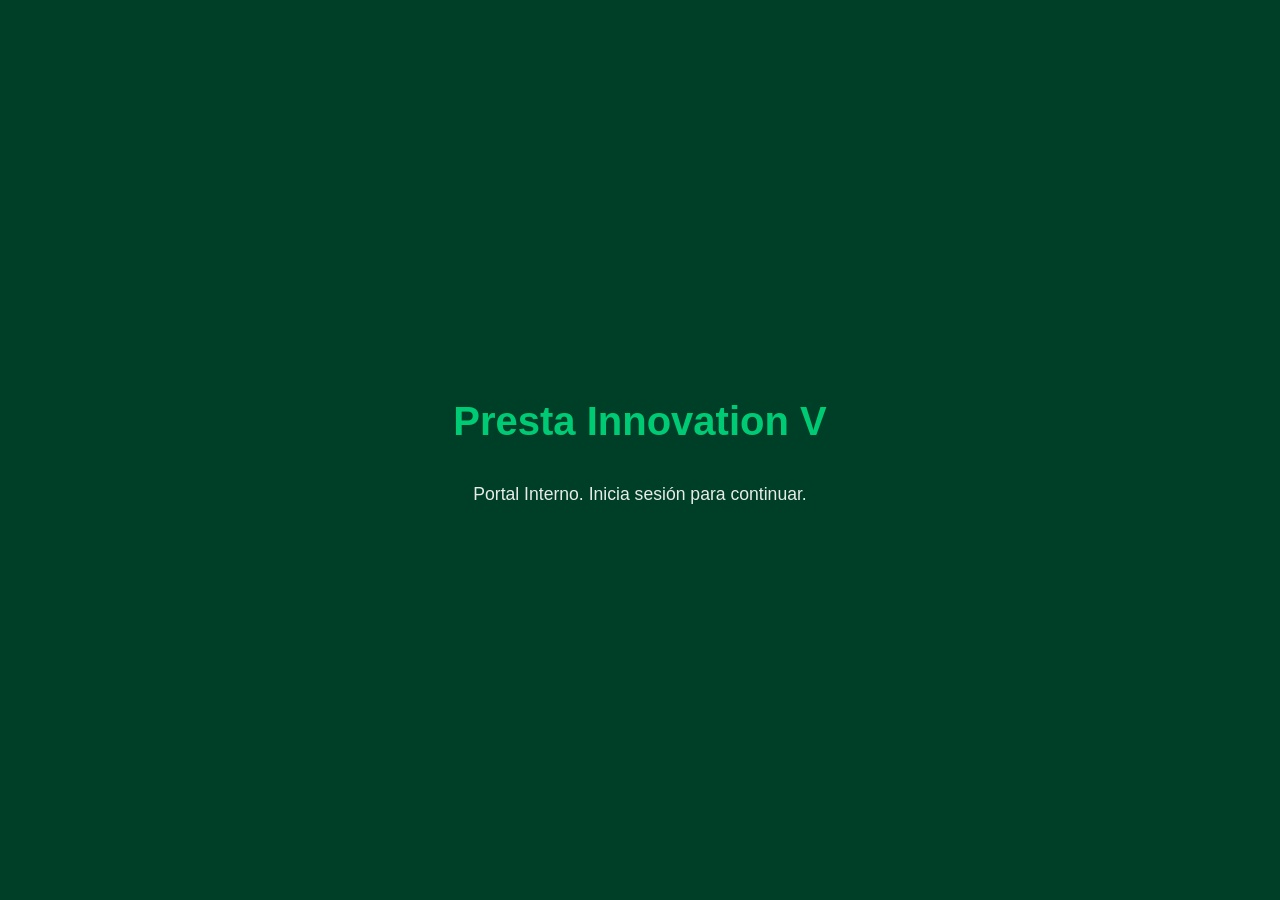
<file: modulo3.html>
<!DOCTYPE html>
<html lang="es">
<head>
    <meta charset="UTF-8">
    <meta name="viewport" content="width=device-width, initial-scale=1.0">
    <title>Presta Innovation V - Módulo 3</title>
    
    <script>
        if (sessionStorage.getItem('token_google_ia')) {
            document.documentElement.classList.add('sesion-activa');
            try {
                const token = sessionStorage.getItem('token_google_ia');
                const payload = JSON.parse(atob(token.split('.')[1]));
                window.nombreUsuarioPrerender = "Hola, " + payload.name;
            } catch(e) {}
        } else {
            window.location.replace('index.html');
        }
    </script>
    
    <style>
        html:not(.sesion-activa) { display: none; }
    </style>
    
    <script src="assets/js/guardian.js"></script>
    <link rel="stylesheet" href="assets/css/styles.css">
</head>
<body>

<nav>
    <a href="index.html" class="logo">Presta Innovation V</a>
    <div>
        <span id="nombre-usuario" style="color: var(--verde-primario); margin-right: 15px; font-size: 0.9rem;">
            <script>
                if(window.nombreUsuarioPrerender) {
                    document.write(window.nombreUsuarioPrerender);
                }
            </script>
        </span>
        <a href="index.html">Inicio</a>
        <a href="herramientas.html">Herramientas</a>
        <a href="cursos.html" class="activo">Cursos</a>
        <button class="btn-logout" onclick="cerrarSesion()">Cerrar Sesión</button>
    </div>
</nav>

<div class="modulo-contenedor">
    
    <h1 class="modulo-titulo">💬 Módulo 3: El Arte de Pedir (Prompts)</h1>
    
    <div class="modulo-intro">
        <p><strong>¡Bienvenido al tercer paso!</strong> Ya tienes una tarea identificada y validada. Ahora, necesitas a tu "Cerebro" (la IA) para que te ayude a resolverla. Saber comunicarte con Google Gemini es, literalmente, tu nuevo <strong>superpoder profesional</strong>.</p>
    </div>

    <div class="caja-copiloto" style="background-color: var(--verde-oscuro); text-align: left; margin-bottom: 40px;">
        <h3 style="color: var(--verde-primario); margin-top: 0;">🧐 ¿Qué es un Prompt?</h3>
        <p>Es simplemente la instrucción que le escribes a la IA. Imagina que la IA es un <strong>becario brillante</strong> que acaba de llegar hoy: no conoce tu área ni puede leerte la mente. Si la instrucción es pobre, el resultado será pobre.</p>
    </div>

    <h2 style="color: var(--verde-oscuro); text-align: center;">🧪 La Fórmula Mágica: C-T-F-T</h2>
    <p style="text-align: center; color: #555;">Asegúrate de incluir estos 4 elementos en cada mensaje para obtener resultados perfectos:</p>

    <div class="ctft-grid">
        <div class="ctft-card">
            <h4>👤 Contexto</h4>
            <p>¿Quién es la IA? Dale un rol. <br><em>"Actúa como analista de RH..."</em></p>
        </div>
        <div class="ctft-card">
            <h4>🎯 Tarea</h4>
            <p>¿Qué debe hacer exactamente? <br><em>"Redacta un correo de bienvenida..."</em></p>
        </div>
        <div class="ctft-card">
            <h4>📄 Formato</h4>
            <p>¿Cómo quieres los datos? <br><em>"En 3 párrafos y viñetas..."</em></p>
        </div>
        <div class="ctft-card">
            <h4>🗣️ Tono</h4>
            <p>¿Cuál es la actitud? <br><em>"Usa un tono cálido y profesional."</em></p>
        </div>
    </div>

    <h2 style="color: var(--verde-oscuro); margin-top: 50px;">🔄 El Antes y el Después</h2>
    <div class="comparativa-container">
        <div class="prompt-ejemplo pobre">
            <span class="prompt-tag tag-rojo">❌ PROMPT POBRE</span>
            <p style="margin:0; font-weight: bold;">Lo que la mayoría hace:</p>
            <code class="prompt-texto">"Hazme un correo para los nuevos."</code>
            <p style="font-size: 0.85rem; margin-top: 10px; color: #9B2C2C;"><strong>Resultado:</strong> Un texto genérico que tendrás que reescribir.</p>
        </div>

        <div class="prompt-ejemplo maestro">
            <span class="prompt-tag tag-verde">✅ PROMPT MAESTRO</span>
            <p style="margin:0; font-weight: bold;">Usando CTFT:</p>
            <code class="prompt-texto">"Actúa como líder de equipo. Redacta un correo de bienvenida para los 5 nuevos colaboradores que entran hoy. Usa viñetas para la agenda. Tono entusiasta."</code>
            <p style="font-size: 0.85rem; margin-top: 10px; color: #22543D;"><strong>Resultado:</strong> Un correo perfecto, listo para enviar.</p>
        </div>
    </div>

    <div class="reto-postit">
        <h3>🎯 Tu Reto: El Prompt Maestro</h3>
        <p>Toma la tarea que validaste en el módulo anterior y crea tu instrucción maestra:</p>
        <p style="background: rgba(255,255,255,0.5); padding: 15px; border-radius: 8px; font-style: italic;">
            "Actúa como [Contexto]. Necesito que [Tarea]. Entrégamelo en formato [Formato], con un tono [Tono]."
        </p>
        <a href="#" target="_blank" class="reto-btn">📝 Registrar mi Prompt Maestro</a>
    </div>

    <div class="navegacion-modulos">
        <a href="modulo2.html" class="btn-nav-secundario">⬅️ Anterior: Módulo 2</a>
        <a href="modulo4.html" class="btn-principal" style="margin-top: 0; padding: 10px 25px;">Siguiente Módulo ➡️</a>
    </div>

</div>

<footer>&copy; 2026 Portal Interno Presta Innovation V</footer>

</body>
</html>
</file>
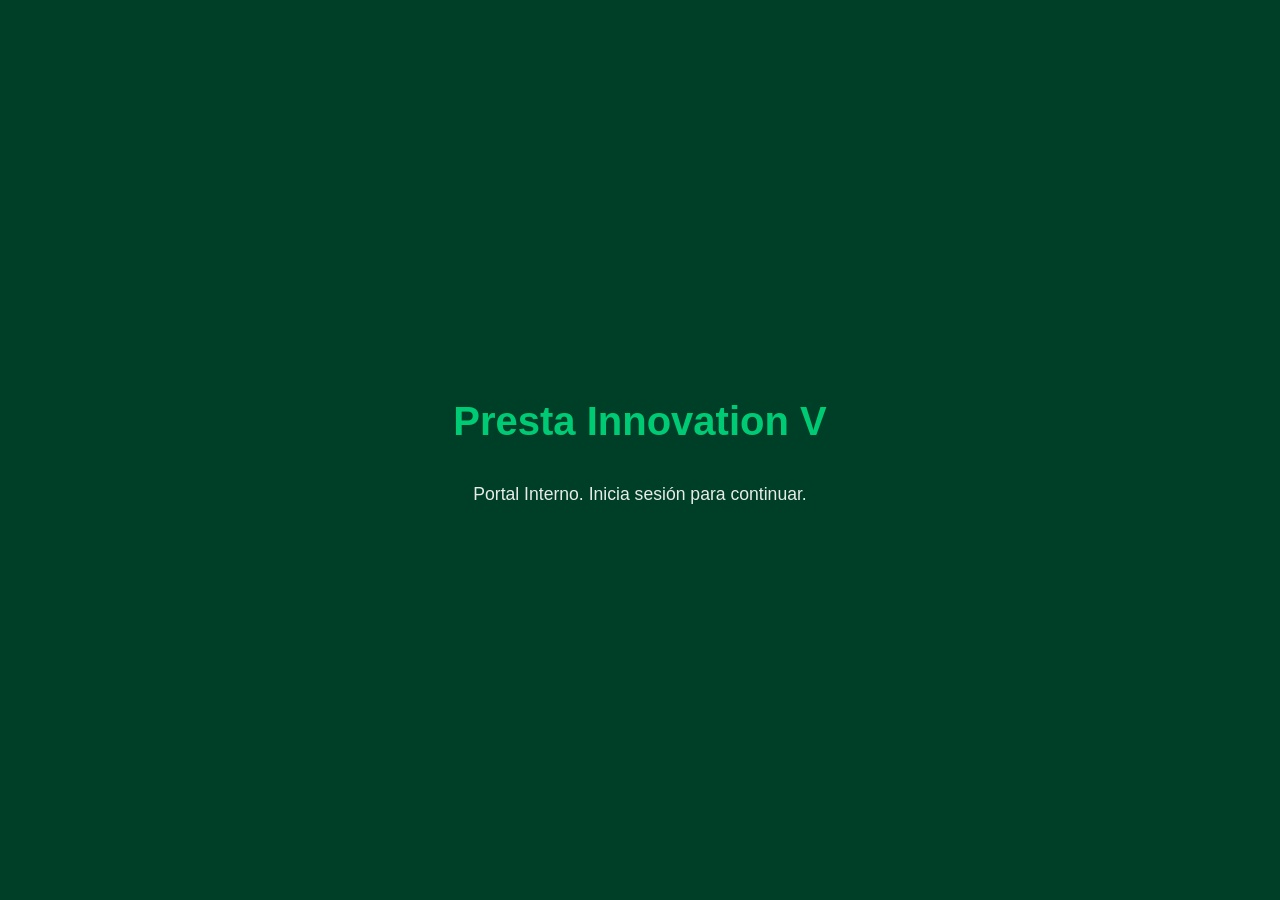
<file: modulo4.html>
<!DOCTYPE html>
<html lang="es">
<head>
    <meta charset="UTF-8">
    <meta name="viewport" content="width=device-width, initial-scale=1.0">
    <title>Módulo 4 - Mi Centro de Control</title>
    
    <script>
        // Verificación de sesión rápida
        if (!sessionStorage.getItem('token_google_ia')) {
            window.location.replace('index.html');
        }
    </script>
    
    <script src="assets/js/guardian.js"></script>
    <link rel="stylesheet" href="assets/css/styles.css">
</head>
<body>

<nav>
    <a href="index.html" class="logo">Presta Innovation V</a>
    <div>
        <a href="index.html">Inicio</a>
        <a href="herramientas.html">Herramientas</a>
        <a href="cursos.html" class="activo">Cursos</a>
        <button class="btn-logout" onclick="cerrarSesion()">Cerrar Sesión</button>
    </div>
</nav>

<div class="modulo-contenedor">
    <h1 class="modulo-titulo">🧰 Módulo 4: Mi Centro de Control en Workspace Studio</h1>
    
    <div class="modulo-intro">
        <p>¡Bienvenido al corazón de la automatización! Hasta ahora has aprendido la teoría, pero hoy vas a tomar el control total. Entraremos a la plataforma visual donde conectarás tus herramientas para que trabajen por ti.</p>
    </div>

    <section class="paso-curso">
        <h2>📍 Paso 1: Ingresa a tu Centro de Mando</h2>
        <p>Olvida los menús complicados. La automatización profesional ocurre en una web dedicada. Haz clic en el botón de abajo para abrir la herramienta y tenerla lista en una pestaña nueva:</p>
        
        <div class="caja-enlace-studio">
            <div class="icono-central">🖥️</div>
            <h3 style="margin: 0; color: var(--verde-oscuro); font-size: 1.4rem;">Google Workspace Studio</h3>
            <p style="color: #666; margin-top: -5px; margin-bottom: 0; font-size: 0.95rem;">Tu lienzo en blanco para automatizar procesos</p>
            <a href="https://studio.workspace.google.com" target="_blank" class="btn-lanzamiento">🚀 Abrir Plataforma</a>
        </div>
    </section>

    <section class="paso-curso">
        <h2>🧠 Paso 2: Tu Guía Personal de IA (Cómo pedir ayuda)</h2>
        <p>Es normal que al principio la plataforma te parezca nueva. No tienes que memorizar todo. Si en algún momento estás armando tu flujo, te quedas atascado o no sabes qué botón presionar, usa a Gemini como tu tutor visual. Solo tienes que tomar una captura de pantalla de donde te quedaste, subirla al chat de Gemini y usar este <strong>Prompt Maestro</strong>:</p>
        <div class="teoria-box" style="border-left: 5px solid #4285f4; background-color: #f8fbff; padding: 20px; border-radius: 8px;">
            <p style="font-family: 'Courier New', monospace; margin: 0; color: #333;"><em>"Eres experto en Google Workspace Studio. Tengo este problema: <strong>[Describe aquí lo que intentas hacer y dónde te atascaste]</strong> y quiero que la solución sea: <strong>[Dime qué quieres lograr al final]</strong>. Revisa la captura de pantalla adjunta y guíame paso a paso indicándome exactamente dónde debo hacer clic o qué debo escribir para avanzar."</em></p>
        </div>
        <p style="margin-top: 15px; color: #555;">¡Gemini mirará tu pantalla y te dirá exactamente qué hacer!</p>
    </section>

    <section class="paso-curso">
        <h2>⚙️ Paso 3: La lógica detrás del flujo</h2>
        <p>Antes de empezar a construir, es clave que entiendas cómo piensa Workspace Studio. Para crear cualquier automatización, solo debes entender estos dos conceptos:</p>
        <div class="esquema-logica">
            <div class="logica-bloque">
                <span style="font-size: 2.5rem;">⚡</span>
                <h4 style="font-size: 1.2rem;">Disparador (Trigger)</h4>
                <p>Es el evento que inicia todo.<br><strong>"Cuando pase esto..."</strong></p>
                <p style="color: #666;"><small>Ejemplo: Recibo un correo con el asunto "Factura".</small></p>
            </div>
            <div style="font-size: 2rem; color: var(--verde-primario);">➡️</div>
            <div class="logica-bloque">
                <span style="font-size: 2.5rem;">🛠️</span>
                <h4 style="font-size: 1.2rem;">Acción (Action)</h4>
                <p>Es la tarea que se ejecuta de forma automática.<br><strong>"...haz esto otro."</strong></p>
                <p style="color: #666;"><small>Ejemplo: Guarda el archivo adjunto en mi carpeta de Drive.</small></p>
            </div>
        </div>
    </section>

    <section class="paso-curso">
        <h2>🛠️ Paso 4: Tus primeros flujos paso a paso</h2>
        <p style="font-size: 1.1rem; color: #444; margin-bottom: 30px;">Ahora que entiendes la lógica, es momento de practicar. Sigue las instrucciones al pie de la letra, usando los nombres exactos que verás en tu pantalla.</p>
        
        <div class="contenedor-flujo" style="border-top: 5px solid #8e9fd4;">
            <h3 style="color: #2d3748; font-size: 1.4rem; margin-top: 0;">📂 Flujo 1: Organizador Automático de Archivos</h3>
            <p style="color: #555; margin-bottom: 25px;"><strong>Finalidad:</strong> Este flujo te ayudará a mantener tu Drive organizado extrayendo y guardando automáticamente los archivos adjuntos de tus correos.</p>
            
            <div class="fase-guia">
                <span class="fase-tag">Fase 1: Creación del Flujo</span>
                <ul class="pasos-lista">
                    <li>Abre Workspace Studio y ve al menú lateral izquierdo.</li>
                    <li>Haz clic en el botón azul con el símbolo <span class="google-btn-ui">+</span> para crear un lienzo en blanco.</li>
                    <li>En la parte superior izquierda, haz clic en el ícono del lápiz junto a <em>"Untitled flow"</em> y nómbralo (ej. <span class="google-btn-ui">Guardar adjuntos en Drive</span>).</li>
                </ul>
            </div>

            <div class="fase-guia">
                <span class="fase-tag">Fase 2: Configurar el Desencadenante (Gmail)</span>
                <ul class="pasos-lista">
                    <li>En el lienzo central, haz clic en el bloque azul claro para elegir tu iniciador.</li>
                    <li>En el panel derecho, busca y selecciona <span class="google-btn-ui">When I get an email</span> (debajo del ícono de Gmail).</li>
                    <li>Haz clic sobre el bloque <span class="google-btn-ui">Step 1</span> en el centro de tu pantalla.</li>
                    <li>En el panel derecho, selecciona la burbuja <span class="google-btn-ui">Specific emails</span>.</li>
                    <li>Baja en ese mismo panel y marca la casilla <span class="google-btn-ui">Has attachment</span> (Tiene archivo adjunto).</li>
                </ul>
            </div>

            <div class="fase-guia">
                <span class="fase-tag">Fase 3: Configurar la Acción Final (Drive)</span>
                <ul class="pasos-lista">
                    <li>Debajo del Paso 1, haz clic en el botón blanco <span class="google-btn-ui">+ Add step</span>.</li>
                    <li>En el panel derecho, selecciona <span class="google-btn-ui">Add email attachments to Drive</span>.</li>
                    <li>Haz clic en el bloque rojo de tu lienzo (te indicará <em>Missing a required field</em>).</li>
                    <li>En el panel derecho, bajo <em>Location for email attachments</em>, haz clic en el botón celeste <span class="google-btn-ui">Drive</span>.</li>
                    <li>Se abrirá una ventana emergente. Ve a la pestaña "Todas las ubicaciones", selecciona la carpeta donde quieres guardar los archivos (ej. "Mi unidad") y haz clic en "Seleccionar".</li>
                    <li>Ahora, bajo <em>Gmail attachments</em>, haz clic en el botón celeste <span class="google-btn-ui">+ Variables</span>.</li>
                    <li>En el pequeño buscador que aparece, selecciona <span class="google-btn-ui">Step 1: When I get an email</span> (con la flechita >) y luego elige la variable de los adjuntos. El recuadro ahora debe mostrar <em>Step 1: Email attachments</em>.</li>
                </ul>
            </div>

            <div class="fase-guia">
                <span class="fase-tag">Fase 4: Prueba y Activación</span>
                <ul class="pasos-lista">
                    <li>En la parte inferior central de la pantalla, haz clic en el botón blanco <span class="google-btn-ui">Test run</span>.</li>
                    <li>Si todo está correcto, haz clic en el botón azul <span class="google-btn-ui">Turn on</span> para que tu flujo empiece a trabajar.</li>
                </ul>
            </div>

            <div style="background: #eef2ff; border-radius: 8px; padding: 20px; margin-top: 30px;">
                <h4 style="color: #3730a3; margin-top: 0;">👀 Cómo probarlo en la vida real:</h4>
                <p style="margin-bottom: 0; color: #4338ca; font-size: 0.95rem;">Para ver la magia en acción, envíate un correo a ti mismo desde otra cuenta e incluye cualquier archivo adjunto (una imagen o un PDF). Espera unos segundos y revisa la carpeta de Google Drive que elegiste en la Fase 3. ¡El archivo aparecerá ahí guardado de forma automática!</p>
            </div>
        </div>

        <div class="contenedor-flujo" style="border-top: 5px solid #00cb75;">
            <h3 style="color: #2d3748; font-size: 1.4rem; margin-top: 0;">📧 Flujo 2: Notificador Inteligente con IA</h3>
            <p style="color: #555; margin-bottom: 25px;"><strong>Finalidad:</strong> Ideal para cuando esperas respuestas de clientes o compañeros a través de un Formulario de Google y quieres que la Inteligencia Artificial te envíe un resumen rápido a tu correo.</p>
            
            <div class="fase-guia">
                <span class="fase-tag">Fase 1: Creación del Flujo</span>
                <ul class="pasos-lista">
                    <li>Abre Workspace Studio y ve al menú lateral izquierdo.</li>
                    <li>Haz clic en el botón azul con el símbolo <span class="google-btn-ui">+</span> para crear un lienzo en blanco.</li>
                    <li>En la parte superior izquierda, haz clic en el ícono del lápiz para nombrarlo (ej. <span class="google-btn-ui">Resumen de Formulario</span>).</li>
                </ul>
            </div>

            <div class="fase-guia">
                <span class="fase-tag">Fase 2: Configurar el Desencadenante (Google Forms)</span>
                <ul class="pasos-lista">
                    <li>En el lienzo central, haz clic en el bloque azul claro <span class="google-btn-ui">Choose a starter</span>.</li>
                    <li>En el panel derecho, desplázate hacia abajo y selecciona <span class="google-btn-ui">When a form response comes in</span>.</li>
                    <li>Haz clic sobre el bloque del Paso 1 en el centro de tu pantalla.</li>
                    <li>En el panel derecho, busca y selecciona el formulario exacto de tu Google Drive que quieres conectar.</li>
                </ul>
            </div>

            <div class="fase-guia">
                <span class="fase-tag">Fase 3: Configurar la Inteligencia Artificial (Resumen)</span>
                <ul class="pasos-lista">
                    <li>Debajo del Paso 1, haz clic en el botón blanco <span class="google-btn-ui">+ Add step</span>.</li>
                    <li>En el panel derecho, busca la sección <em>AI actions</em> y selecciona <span class="google-btn-ui">Summarize</span>.</li>
                    <li>En el campo <em>What to summarize</em>, abre el menú desplegable y elige <span class="google-btn-ui">Content from previous steps</span>.</li>
                    <li>Justo debajo, selecciona la variable del Paso 1 (las respuestas del formulario).</li>
                    <li>En el recuadro rojo <em>Enter a prompt</em>, escribe las instrucciones claras para la IA (ej: "Haz un resumen claro y conciso de las respuestas de este formulario utilizando viñetas").</li>
                </ul>
            </div>

            <div class="fase-guia">
                <span class="fase-tag">Fase 4: Configurar la Acción Final (Gmail)</span>
                <ul class="pasos-lista">
                    <li>Debajo del Paso 2, vuelve a hacer clic en el botón blanco <span class="google-btn-ui">+ Add step</span>.</li>
                    <li>En el panel derecho, baja hasta la sección <em>Gmail</em> y selecciona <span class="google-btn-ui">Notify me by email</span>.</li>
                    <li>En el campo <em>Subject (Asunto)</em>, escribe el título de tu correo (ej. "Nuevo resumen de respuestas del formulario").</li>
                    <li>En el campo <em>Message (Cuerpo)</em>, escribe un saludo, luego haz clic en el botón <span class="google-btn-ui">+ Variables</span>.</li>
                    <li>Navega hasta <span class="google-btn-ui">Step 2: Summarize</span> y selecciona la variable de salida (el resumen creado por Gemini) para insertarla en el mensaje.</li>
                </ul>
            </div>

            <div class="fase-guia">
                <span class="fase-tag">Fase 5: Prueba y Activación</span>
                <ul class="pasos-lista">
                    <li>Revisa que no haya ningún borde o texto en rojo.</li>
                    <li>Haz clic en el botón blanco <span class="google-btn-ui">Test run</span> para verificar las conexiones.</li>
                    <li>Si la prueba es exitosa, haz clic en el botón azul <span class="google-btn-ui">Turn on</span> para activar la automatización.</li>
                </ul>
            </div>

            <div style="background: #eef2ff; border-radius: 8px; padding: 20px; margin-top: 30px;">
                <h4 style="color: #3730a3; margin-top: 0;">👀 Cómo probarlo en la vida real:</h4>
                <p style="margin-bottom: 0; color: #4338ca; font-size: 0.95rem;">Abre el enlace de tu propio formulario (el que elegiste en la Fase 2) y llénalo con respuestas de prueba. Al darle enviar, revisa tu bandeja de entrada de Gmail. ¡Recibirás un correo redactado por la IA resumiendo exactamente lo que acabas de enviar en el formulario!</p>
            </div>
        </div>
    </section>

    <section class="paso-curso">
        <h2>📊 Paso 5: Gestiona tus flujos en "My Flows"</h2>
        <p>Una vez que actives tus automatizaciones, estas vivirán en la sección <strong>"My flows"</strong> (menú izquierdo).</p>
        <ul style="color: #444; font-size: 1.05rem;">
            <li style="margin-bottom: 10px;"><strong>Estado:</strong> Verás un interruptor para cada flujo. Puedes encenderlos o apagarlos cuando desees.</li>
            <li><strong>Monitoreo:</strong> Si haces clic en un flujo, podrás ver su historial para asegurarte de que se está ejecutando correctamente.</li>
        </ul>
    </section>

    <div class="reto-final-contenedor">
        <h1 style="color: var(--verde-oscuro); margin-top:0;">🎓 Tu Reto Final: El Entregable</h1>
        <p style="color: #555; font-size: 1.1rem;">Llegó el momento de graduarte como Agilizador Digital. Para completar este módulo y finalizar con éxito tu ruta de aprendizaje, debes poner en práctica todo lo que has aprendido:</p>
        
        <div style="background: white; padding: 25px; border-radius: 12px; margin: 30px 0; text-align: left; box-shadow: 0 4px 10px rgba(0,0,0,0.03);">
            <ul style="list-style: none; padding: 0; margin: 0; color: #444; line-height: 1.6;">
                <li style="margin-bottom: 15px;">🔍 <strong>1. Aplica el Filtro (Módulo 2):</strong> Identifica un proceso real de tu área que sea Repetitivo, Rutinario y con Reglas claras. ¡Ese será tu proyecto!</li>
                <li style="margin-bottom: 15px;">🤖 <strong>2. Usa tu Copiloto (Módulo 3):</strong> Apóyate en Gemini usando el "Prompt Maestro" para que te ayude a estructurar el flujo.</li>
                <li style="margin-bottom: 15px;">⚙️ <strong>3. Construye tu Solución (Módulo 4):</strong> Entra a Workspace Studio y configura la automatización (Disparador + Acción).</li>
                <li style="margin-bottom: 15px;">📸 <strong>4. Captura tu Éxito:</strong> Toma una captura de pantalla de tu lienzo de trabajo o de la sección "My flows" donde se vea activa.</li>
                <li>📝 <strong>5. Registra tu Avance:</strong> Sube la imagen aquí abajo para validar que has logrado automatizar tu primera tarea real.</li>
            </ul>
        </div>
        
<a     href="#" class="btn-principal" style="padding: 15px 40px; font-size: 1.1rem; background: var(--verde-oscuro); color: white;">📤 Subir Captura de Pantalla de mi Automatización</a>
    </div>

    <div class="navegacion-modulos">
        <a href="modulo3.html" class="btn-nav-secundario">
            <span class="icono-flecha-azul">⬅</span> Anterior: Módulo 3
        </a>
        <a href="cursos.html" class="btn-principal" style="margin-top: 0; background: var(--verde-oscuro); color: white;">✅ Finalizar Ruta</a>
    </div>
</div>

<footer>&copy; 2026 Portal Interno Presta Innovation V</footer>

</body>
</html>
</file>
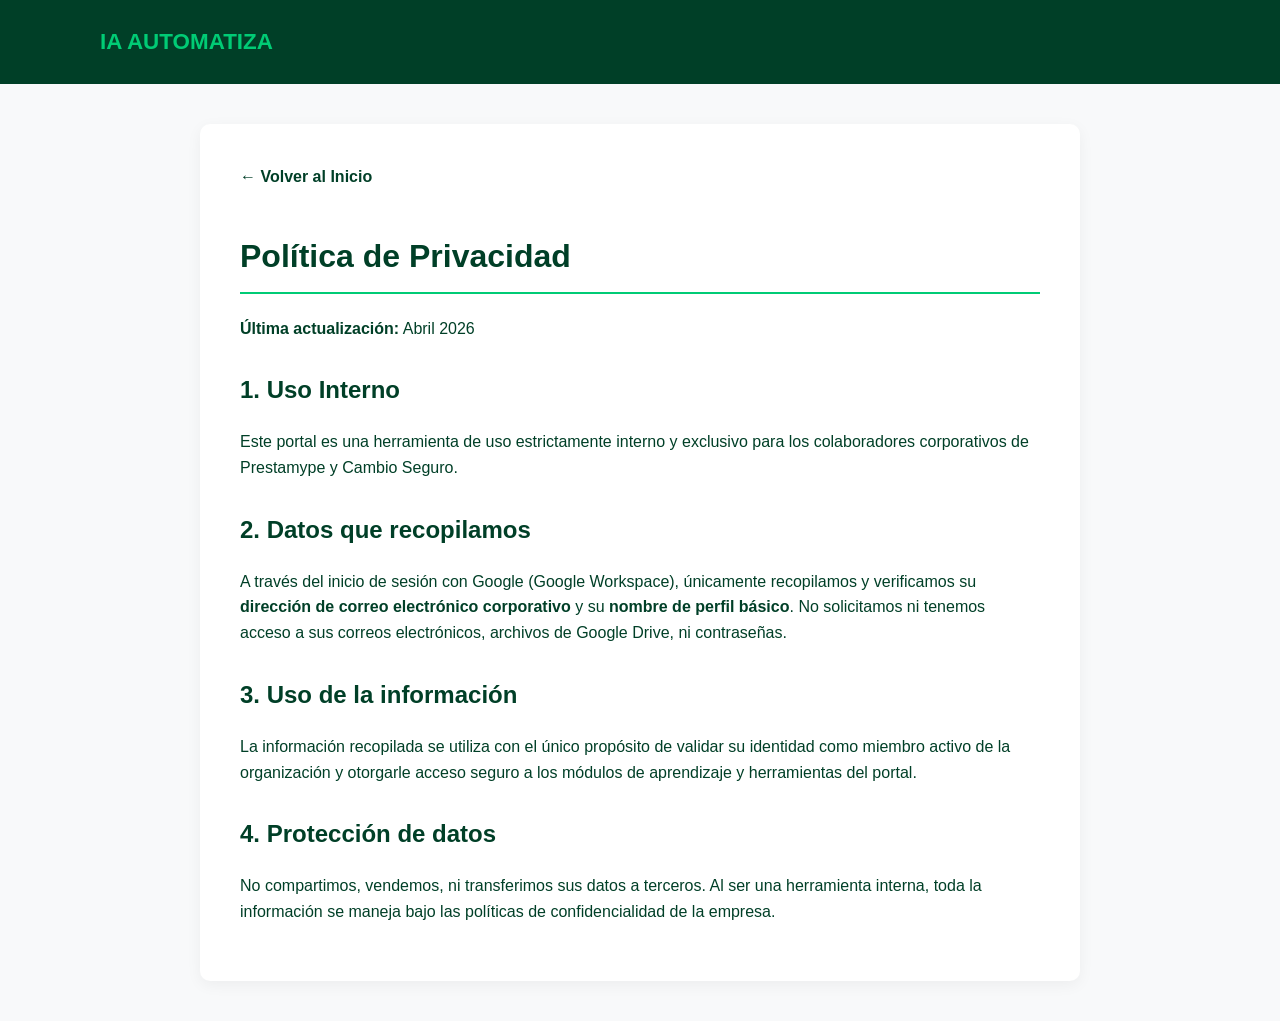
<file: privacidad.html>
<!DOCTYPE html>
<html lang="es">
<head>
    <meta charset="UTF-8">
    <meta name="viewport" content="width=device-width, initial-scale=1.0">
    <title>Política de Privacidad - Portal IA</title>
    
    <link rel="stylesheet" href="assets/css/styles.css">
</head>
<body>

<nav>
    <a href="index.html" class="logo">IA AUTOMATIZA</a>
</nav>

<div class="content articulo-curso">
    <a href="index.html" class="volver">← Volver al Inicio</a>
    
    <h1>Política de Privacidad</h1>
    <p><strong>Última actualización:</strong> Abril 2026</p>

    <h2>1. Uso Interno</h2>
    <p>Este portal es una herramienta de uso estrictamente interno y exclusivo para los colaboradores corporativos de Prestamype y Cambio Seguro.</p>

    <h2>2. Datos que recopilamos</h2>
    <p>A través del inicio de sesión con Google (Google Workspace), únicamente recopilamos y verificamos su <strong>dirección de correo electrónico corporativo</strong> y su <strong>nombre de perfil básico</strong>. No solicitamos ni tenemos acceso a sus correos electrónicos, archivos de Google Drive, ni contraseñas.</p>

    <h2>3. Uso de la información</h2>
    <p>La información recopilada se utiliza con el único propósito de validar su identidad como miembro activo de la organización y otorgarle acceso seguro a los módulos de aprendizaje y herramientas del portal.</p>

    <h2>4. Protección de datos</h2>
    <p>No compartimos, vendemos, ni transferimos sus datos a terceros. Al ser una herramienta interna, toda la información se maneja bajo las políticas de confidencialidad de la empresa.</p>
</div>

</body>
</html>
</file>
<file: assets/css/styles.css>
/* =========================================
   VARIABLES GLOBALES (Colores y Fuentes)
   ========================================= */
:root { 
    --verde-primario: #00CB75; 
    --verde-oscuro: #003F27; 
    --verde-medio: #007B4B; 
    --verde-claro: #E6FFF4; 
    --blanco: #ffffff; 
    --gris-suave: #f8f9fa; 
}

body { 
    font-family: 'Inter', sans-serif; 
    margin: 0; 
    background: var(--gris-suave); 
    color: var(--verde-oscuro); 
    line-height: 1.6; 
}

/* =========================================
   PANTALLA DE LOGIN
   ========================================= */
#pantalla-login { 
    display: flex; 
    flex-direction: column; 
    align-items: center; 
    justify-content: center; 
    height: 100vh; 
    background: var(--verde-oscuro); 
    color: white; 
    text-align: center; 
}

#pantalla-login h1 { 
    color: var(--verde-primario); 
    margin-bottom: 10px; 
    font-size: 2.5rem; 
}

#pantalla-login p { 
    margin-bottom: 30px; 
    font-size: 1.1rem; 
    opacity: 0.9; 
}

/* =========================================
   ESTRUCTURA DEL PORTAL Y NAVEGACIÓN
   ========================================= */
#contenido-portal { 
    display: none; /* Se oculta por defecto hasta el login */
}

nav { 
    background: var(--verde-oscuro); 
    padding: 1rem 5%; 
    display: flex; 
    justify-content: space-between; 
    align-items: center; 
    position: sticky; 
    top: 0; 
    z-index: 1000; 
}

nav a, .btn-logout { 
    color: var(--blanco); 
    text-decoration: none; 
    margin-left: 20px; 
    font-weight: 500; 
    transition: 0.3s; 
    cursor: pointer; 
    background: none; 
    border: none; 
    font-size: 1rem; 
    font-family: inherit; 
}

nav a:hover, .btn-logout:hover { 
    color: var(--verde-primario); 
}

.logo { 
    font-weight: 800; 
    font-size: 1.4rem; 
    color: var(--verde-primario); 
    text-decoration: none; 
}

/* =========================================
   SECCIONES DE CONTENIDO (Hero y Tarjetas)
   ========================================= */
.hero { 
    background: var(--verde-oscuro); 
    color: white; 
    padding: 80px 10%; 
    text-align: center; 
}

.btn-principal { 
    background: var(--verde-primario); 
    color: var(--verde-oscuro); 
    padding: 15px 30px; 
    border-radius: 50px; 
    text-decoration: none; 
    font-weight: bold; 
    display: inline-block; 
    margin-top: 20px; 
    transition: transform 0.2s; 
}

.btn-principal:hover { 
    transform: scale(1.05); 
    background: var(--verde-claro); 
}

.content { 
    padding: 50px 10%; 
}

.card-grid { 
    display: grid; 
    grid-template-columns: repeat(auto-fit, minmax(300px, 1fr)); 
    gap: 20px; 
    margin-top: 30px; 
}

.card { 
    background: white; 
    padding: 30px; 
    border-radius: 15px; 
    border-bottom: 4px solid var(--verde-primario); 
    box-shadow: 0 5px 15px rgba(0,0,0,0.05); 
}

footer { 
    background: #eee; 
    text-align: center; 
    padding: 20px; 
    margin-top: 50px; 
    font-size: 0.9rem; 
}

/* =========================================
   CHATBOT IA FLOTANTE
   ========================================= */
#btn-abrir-chat { 
    position: fixed; 
    bottom: 30px; 
    right: 30px; 
    background-color: var(--verde-primario); 
    color: var(--verde-oscuro); 
    border: none; 
    border-radius: 50px; 
    padding: 15px 25px; 
    font-size: 1rem; 
    font-weight: bold; 
    cursor: pointer; 
    box-shadow: 0 4px 15px rgba(0,0,0,0.2); 
    z-index: 10000; 
    display: flex; 
    align-items: center; 
    gap: 8px; 
}

#chatbot-flotante { 
    position: fixed; 
    bottom: 90px; 
    right: 30px; 
    width: 350px; 
    background: white; 
    border-radius: 15px; 
    box-shadow: 0 10px 30px rgba(0,0,0,0.2); 
    display: none; 
    flex-direction: column; 
    overflow: hidden; 
    z-index: 9999; 
    border: 1px solid #ddd; 
}

#chat-header { 
    background-color: var(--verde-primario); 
    color: var(--verde-oscuro); 
    padding: 15px; 
    font-weight: bold; 
    display: flex; 
    justify-content: space-between; 
    align-items: center; 
}

#btn-cerrar-chat { 
    background: none; 
    border: none; 
    color: var(--verde-oscuro); 
    font-size: 1.2rem; 
    cursor: pointer; 
}

#caja-mensajes { 
    height: 350px; 
    overflow-y: auto; 
    padding: 15px; 
    display: flex; 
    flex-direction: column; 
    gap: 10px; 
    background-color: #fafafa; 
}

.mensaje { 
    max-width: 80%; 
    padding: 10px 15px; 
    border-radius: 15px; 
    font-size: 0.95rem; 
}

.mensaje-bot { 
    background-color: white; 
    color: var(--verde-oscuro); 
    align-self: flex-start; 
    border: 1px solid #ddd; 
}

.mensaje-usuario { 
    background-color: var(--verde-medio); 
    color: white; 
    align-self: flex-end; 
}

.input-area { 
    display: flex; 
    padding: 10px; 
    background: white; 
    border-top: 1px solid #eee; 
}

#input-mensaje { 
    flex: 1; 
    padding: 10px; 
    border: 1px solid #ccc; 
    border-radius: 20px; 
    outline: none; 
}

#btn-enviar { 
    background-color: var(--verde-primario); 
    color: var(--verde-oscuro); 
    border: none; 
    padding: 10px 15px; 
    margin-left: 10px; 
    border-radius: 20px; 
    cursor: pointer; 
    font-weight: bold; 
}

/* =========================================
   ESTILOS ESPECÍFICOS DE LAS SUBPÁGINAS
   ========================================= */
.header-seccion { 
    background: var(--verde-medio); 
    color: white; 
    padding: 40px 10%; 
    text-align: center; 
}

.curso-item { 
    background: white; 
    padding: 25px; 
    border-radius: 10px; 
    border-left: 6px solid var(--verde-primario); 
    margin-bottom: 20px; 
    box-shadow: 0 4px 10px rgba(0,0,0,0.05); 
    display: flex; 
    justify-content: space-between; 
    align-items: center; 
}

.curso-info h3 { 
    margin: 0 0 10px 0; 
    color: var(--verde-oscuro); 
}

.curso-info p { 
    margin: 0; 
    color: #555; 
}

.btn-curso { 
    background: var(--verde-primario); 
    color: var(--verde-oscuro); 
    text-decoration: none; 
    padding: 10px 20px; 
    border-radius: 5px; 
    font-weight: bold; 
    transition: 0.3s; 
}

.btn-curso:hover { 
    background: var(--verde-oscuro); 
    color: white; 
}

/* =========================================
   ESTILOS DE LOS ARTÍCULOS (Módulos de Cursos)
   ========================================= */
.articulo-curso { 
    max-width: 800px; 
    margin: 40px auto; 
    background: white; 
    padding: 40px; 
    border-radius: 10px; 
    box-shadow: 0 4px 15px rgba(0,0,0,0.05); 
}

.articulo-curso h1 { 
    color: var(--verde-oscuro); 
    border-bottom: 2px solid var(--verde-primario); 
    padding-bottom: 10px; 
}

.articulo-curso h2 { 
    color: var(--verde-oscuro); 
    margin-top: 30px; 
}

.volver { 
    display: inline-block; 
    margin-bottom: 20px; 
    color: var(--verde-oscuro); 
    text-decoration: none; 
    font-weight: bold; 
    transition: 0.3s;
}

.volver:hover { 
    color: var(--verde-primario); 
}

/* Diseño de los números y pasos */
.paso { 
    display: flex; 
    margin-top: 20px; 
}

.paso-num { 
    background: var(--verde-primario); 
    color: var(--verde-oscuro); 
    width: 30px; 
    height: 30px; 
    border-radius: 50%; 
    display: flex; 
    justify-content: center; 
    align-items: center; 
    font-weight: bold; 
    margin-right: 15px; 
    flex-shrink: 0; 
}

/* =========================================
   CATÁLOGO DE CURSOS (Módulos de Microlearning)
   ========================================= */
.cursos-container {
    display: flex;
    flex-direction: column;
    gap: 30px;
    max-width: 900px;
    margin: 0 auto;
}

.curso-tarjeta {
    background: white;
    border-radius: 15px;
    box-shadow: 0 5px 20px rgba(0,0,0,0.05);
    border-left: 6px solid var(--verde-primario);
    padding: 30px;
    transition: transform 0.3s ease;
    display: flex;
    flex-direction: column;
}

.curso-tarjeta:hover {
    transform: translateY(-5px);
    box-shadow: 0 8px 25px rgba(0,0,0,0.1);
}

.curso-cabecera {
    display: flex;
    justify-content: space-between;
    align-items: flex-start;
    margin-bottom: 15px;
    flex-wrap: wrap;
    gap: 15px;
}

.curso-cabecera h3 {
    color: var(--verde-oscuro);
    margin: 0;
    font-size: 1.4rem;
    display: flex;
    align-items: center;
    gap: 10px;
}

.badge-tiempo {
    background-color: var(--verde-claro);
    color: var(--verde-oscuro);
    padding: 6px 14px;
    border-radius: 20px;
    font-weight: bold;
    font-size: 0.9rem;
    border: 1px solid var(--verde-primario);
    white-space: nowrap;
}

.curso-desc {
    color: #555;
    font-size: 1.05rem;
    margin-bottom: 25px;
    line-height: 1.5;
}

.curso-contenido {
    background: var(--gris-suave);
    padding: 25px;
    border-radius: 12px;
    margin-bottom: 25px;
}

.curso-contenido h4 {
    color: var(--verde-oscuro);
    margin-top: 0;
    margin-bottom: 15px;
    font-size: 1.1rem;
}

.curso-contenido ul {
    margin: 0 0 20px 0;
    padding-left: 20px;
    color: #444;
    line-height: 1.6;
}

.curso-contenido li {
    margin-bottom: 8px;
}

.curso-entregable {
    background: white;
    padding: 15px;
    border-radius: 8px;
    border-left: 4px solid #8E9FD4; /* Azul lavanda de tu paleta anterior */
    font-size: 0.95rem;
    color: #444;
}

.curso-accion {
    align-self: flex-start; /* Mantiene el botón alineado a la izquierda */
}

.btn-curso-play {
    display: inline-flex;
    align-items: center;
    gap: 8px;
    background-color: var(--verde-primario);
    color: white;
    text-decoration: none;
    padding: 12px 28px;
    border-radius: 30px;
    font-weight: bold;
    transition: all 0.3s ease;
    font-size: 1rem;
    border: none;
    cursor: pointer;
}

.btn-curso-play:hover {
    background-color: var(--verde-oscuro);
    transform: scale(1.05);
}

/* Caja de notas importantes en los cursos */
.teoria-box { 
    background: var(--gris-suave); 
    padding: 15px; 
    border-left: 4px solid var(--verde-oscuro); 
    margin: 20px 0; 
}

.card-grid { 
    display: grid; 
    grid-template-columns: repeat(auto-fit, minmax(300px, 1fr)); 
    gap: 20px; 
    margin-top: 30px; 
}

.card { 
    background: white; 
    padding: 30px; 
    border-radius: 15px; 
    border-bottom: 4px solid var(--verde-primario); 
    box-shadow: 0 5px 15px rgba(0,0,0,0.05); 
}

/* =========================================
   NUEVO DISEÑO: SECCIÓN BENEFICIOS (CENTRADO Y CREATIVO)
   ========================================= */
.beneficios-container {
    display: grid;
    grid-template-columns: repeat(auto-fit, minmax(240px, 1fr));
    gap: 30px;
    margin: 0 auto 60px auto;
    max-width: 1100px; /* Limita el ancho máximo para que no se estire demasiado y se vea centrado */
    justify-content: center;
}

.beneficio-item {
    background: #ffffff;
    padding: 35px 25px;
    border-radius: 20px;
    box-shadow: 0 10px 30px rgba(0, 0, 0, 0.04);
    display: flex;
    flex-direction: column;
    align-items: center; /* Centra todo horizontalmente */
    text-align: center;  /* Centra el texto */
    transition: all 0.4s cubic-bezier(0.175, 0.885, 0.32, 1.275); /* Efecto de rebote suave */
    border-bottom: 4px solid transparent;
}

.beneficio-item:hover {
    transform: translateY(-10px);
    box-shadow: 0 15px 35px rgba(0, 0, 0, 0.08);
    border-bottom: 4px solid var(--verde-primario); /* Subrayado verde al pasar el mouse */
}

/* El nuevo marco para los iconos */
.icono-enmarcado {
    width: 75px;
    height: 75px;
    background: linear-gradient(135deg, #f0fdf4 0%, #e6fffa 100%);
    border-radius: 50%;
    display: flex;
    align-items: center;
    justify-content: center;
    font-size: 2.2rem;
    margin-bottom: 20px;
    box-shadow: 0 5px 15px rgba(0, 203, 117, 0.15);
}

.beneficio-item h3 {
    color: #902758; /* Mantenemos tu color vino/magenta */
    font-size: 1.25rem;
    margin: 0 0 15px 0;
    font-weight: bold;
}

.beneficio-item p {
    color: #64748b;
    font-size: 0.95rem;
    line-height: 1.6;
    margin: 0;
}

/* =========================================
   MARCO DE TRANSFORMACIÓN (ORDENADO Y SIMÉTRICO)
   ========================================= */
.pasos-interactivos-grid {
    display: flex;
    flex-wrap: wrap;
    gap: 20px;
    justify-content: center;
    margin-bottom: 60px;
}

.paso-card-int {
    background: #ffffff;
    border-radius: 15px;
    box-shadow: 0 5px 15px rgba(0,0,0,0.05);
    border: 2px solid transparent;
    cursor: pointer;
    overflow: hidden;
    transition: all 0.3s ease;
    /* Forzamos a que todas midan lo mismo en escritorio */
    width: calc(20% - 20px); 
    min-width: 220px;
    display: flex;
    flex-direction: column;
}

.paso-card-int:hover {
    transform: translateY(-5px);
    box-shadow: 0 10px 25px rgba(0, 203, 117, 0.15);
}

.paso-card-int.activo {
    border-color: var(--verde-primario);
}

/* Cabecera alineada */
.paso-cabecera {
    display: flex;
    align-items: center;
    padding: 20px;
    gap: 12px;
    min-height: 100px; /* Altura fija para que los títulos se alineen */
}

.paso-num-int {
    background: var(--verde-claro);
    color: var(--verde-oscuro);
    font-weight: bold;
    width: 40px;
    height: 40px;
    display: flex;
    justify-content: center;
    align-items: center;
    border-radius: 50%;
    flex-shrink: 0;
    border: 2px solid var(--verde-primario);
}

.paso-titulo-grupo {
    flex-grow: 1;
}

.paso-titulo-grupo h4 {
    margin: 0;
    color: var(--verde-oscuro);
    font-size: 1rem;
    line-height: 1.3;
}

.paso-titulo-grupo span {
    display: block;
    font-size: 0.75rem;
    color: #888;
    margin-top: 4px;
}

.paso-icono-toggle {
    font-size: 1.2rem;
    color: var(--verde-primario);
    transition: transform 0.3s ease;
}

.paso-card-int.activo .paso-icono-toggle {
    transform: rotate(45deg);
    color: #e53e3e;
}

/* Contenido Detallado */
.paso-contenido {
    max-height: 0;
    opacity: 0;
    overflow: hidden; /* Evita que el texto se vea mientras está cerrado */
    transition: max-height 0.4s ease-out, opacity 0.3s ease;
}

.paso-card-int.activo .paso-contenido {
    max-height: 500px; /* Altura suficiente para el texto */
    opacity: 1;
}

.paso-contenido-inner {
    padding: 20px;
    font-size: 0.9rem;
    line-height: 1.5;
    color: #555;
}

/* =========================================
   NAVEGACIÓN ACTIVA (Sombreado amigable)
   ========================================= */
nav div {
    display: flex;
    align-items: center;
    gap: 5px; /* Espacio uniforme entre botones */
}

nav a {
    padding: 8px 16px;
    border-radius: 8px; /* Bordes suaves */
    transition: all 0.3s ease;
    color: white;
    text-decoration: none;
    font-weight: 500;
}

nav a:hover {
    background-color: rgba(255, 255, 255, 0.1); /* Efecto sutil al pasar el mouse */
}

/* El estado "activo" cuando estás en esa página */
nav a.activo {
    background-color: var(--verde-primario);
    color: var(--verde-oscuro);
    font-weight: bold;
    box-shadow: 0 4px 10px rgba(0, 203, 117, 0.3); /* Un brillo verde amigable */
}

/* =========================================
   BOTÓN CERRAR SESIÓN (Alerta amigable)
   ========================================= */
.btn-logout {
    background-color: #FFF0F0; /* Fondo rojo muy pastel/suave */
    color: #D32F2F; /* Texto rojo oscuro (indica cierre/alerta pero no asusta) */
    border: 1px solid #FFCDCD;
    padding: 8px 20px;
    border-radius: 20px; /* Forma de "píldora" para separarlo del menú regular */
    font-size: 0.9rem;
    font-weight: bold;
    cursor: pointer;
    transition: all 0.3s ease;
    margin-left: 20px; /* Lo separa un poco más del resto del menú */
}

/* Efecto al pasar el mouse por encima de Cerrar Sesión */
.btn-logout:hover {
    background-color: #D32F2F; /* Se vuelve rojo sólido */
    color: white; /* Letras blancas */
    box-shadow: 0 4px 12px rgba(211, 47, 47, 0.3);
    transform: scale(1.05); /* Crece un poquito para invitar al clic */
}

/* =========================================
   ESTILOS DE HERRAMIENTAS Y RUTA DE APRENDIZAJE
   ========================================= */
.btn-herramienta {
    display: inline-block;
    margin-top: 15px;
    padding: 8px 16px;
    background-color: var(--verde-primario);
    color: white;
    text-decoration: none;
    border-radius: 8px;
    font-size: 0.9rem;
    font-weight: bold;
    transition: background-color 0.3s ease;
    text-align: center;
}

.btn-herramienta:hover { 
    background-color: var(--verde-oscuro); 
}

/* Ajustes específicos para las tarjetas de herramientas */
.card h3 { 
    color: var(--verde-oscuro); 
    margin-bottom: 10px; 
    display: flex; 
    align-items: center; 
    gap: 8px; 
}

.card p { 
    margin-bottom: 8px; 
    font-size: 0.95rem; 
    line-height: 1.5; 
}

/* Efecto de elevación para todas las tarjetas (.card) al pasar el mouse */
.card { 
    transition: transform 0.2s ease, box-shadow 0.2s ease; 
}

.card:hover { 
    transform: translateY(-5px); 
    box-shadow: 0 8px 20px rgba(0,0,0,0.1); 
}

/* Estilos para los Niveles de Aprendizaje */
.nivel-seccion { 
    margin-top: 40px; 
    margin-bottom: 20px; 
    border-bottom: 2px solid #eaeaea; 
    padding-bottom: 10px; 
}

.nivel-titulo { 
    color: var(--verde-oscuro); 
    font-size: 1.5rem; 
    display: flex; 
    align-items: center; 
    gap: 10px; 
}

/* Etiquetas visuales (Badges) */
.badge { 
    padding: 4px 10px; 
    border-radius: 20px; 
    font-size: 0.8rem; 
    font-weight: bold; 
    color: white; 
}
.badge-basico { background-color: #4CAF50; } /* Verde amigable */
.badge-intermedio { background-color: #FF9800; } /* Naranja precaución */
.badge-avanzado { background-color: #F44336; } /* Rojo experto */

/* =========================================
   ESTILOS DE INICIO (Cerebro/Músculo y Pasos)
   ========================================= */

/* Estilos para las tarjetas Cerebro/Músculo */
.tarjeta-equipo { 
    background: white; 
    padding: 25px; 
    border-radius: 12px; 
    box-shadow: 0 4px 15px rgba(0,0,0,0.05); 
    flex: 1; 
    min-width: 280px; 
    transition: transform 0.3s ease; 
}

.tarjeta-equipo:hover { 
    transform: translateY(-5px); 
}

/* Ajustes para la estructura de texto en los pasos (Fase, Qué abarcar, Acción) */
.paso-card strong { 
    color: var(--verde-oscuro); 
    display: inline-block; 
    margin-top: 8px; 
}

.paso-card em { 
    color: #888; 
    font-size: 0.85rem; 
    display: block; 
    margin-bottom: 12px; 
}

/* =========================================
   ESTILOS PARA EL CONTENIDO DE LOS MÓDULOS
   ========================================= */
.modulo-contenedor { 
    max-width: 800px; 
    margin: 40px auto; 
    background: white; 
    padding: 50px; 
    border-radius: 15px; 
    box-shadow: 0 5px 25px rgba(0,0,0,0.05); 
}

.modulo-titulo { 
    color: var(--verde-oscuro); 
    border-bottom: 3px solid var(--verde-primario); 
    padding-bottom: 15px; 
    margin-bottom: 25px; 
    font-size: 2rem;
}

.modulo-intro { 
    font-size: 1.1rem; 
    color: #444; 
    line-height: 1.7; 
    margin-bottom: 40px; 
}

/* Tarjetas comparativas (Cerebro vs Músculo) */
.comparacion-grid { 
    display: grid; 
    grid-template-columns: repeat(auto-fit, minmax(300px, 1fr)); 
    gap: 25px; 
    margin-bottom: 40px; 
}

.tarjeta-concepto { 
    padding: 25px; 
    border-radius: 12px; 
    border: 1px solid #eee; 
    transition: transform 0.3s ease;
}

.tarjeta-concepto:hover { transform: translateY(-5px); }

.tarjeta-cerebro { 
    background-color: #F4F8FB; /* Azul muy suave */
    border-top: 5px solid #4A90E2; 
}

.tarjeta-musculo { 
    background-color: #FCF9F2; /* Naranja/Amarillo muy suave */
    border-top: 5px solid #F5A623; 
}

.tarjeta-concepto h3 { margin-top: 0; font-size: 1.3rem; color: #333;}
.tarjeta-concepto strong { color: #222; }
.tarjeta-concepto ul { padding-left: 20px; color: #555; line-height: 1.6; }
.tarjeta-concepto li { margin-bottom: 10px; }

/* Caja de Súper-equipo */
.caja-super-equipo { 
    background: var(--verde-claro); 
    padding: 30px; 
    border-radius: 12px; 
    border-left: 5px solid var(--verde-primario); 
    margin-bottom: 50px; 
}

/* Caja de Mentalidad Copiloto (Oscura para destacar) */
.caja-copiloto { 
    background: #1F2D3D; 
    color: white; 
    padding: 40px; 
    border-radius: 15px; 
    margin-bottom: 50px; 
    text-align: center; 
    box-shadow: 0 10px 30px rgba(31, 45, 61, 0.2);
}

.caja-copiloto h3 { color: var(--verde-primario); margin-top: 0; font-size: 1.6rem; }
.caja-copiloto p { color: #E0E6ED; font-size: 1.1rem; margin-bottom: 0; line-height: 1.6; }

/* Diseño de Post-it para el Reto */
.reto-postit { 
    background: #FFF9C4; /* Color amarillo post-it */
    padding: 40px; 
    border-radius: 2px 15px 15px 15px; 
    position: relative; 
    box-shadow: 4px 6px 15px rgba(0,0,0,0.1); 
    margin-bottom: 30px; 
}

/* Efecto de la esquina doblada del Post-it */
.reto-postit::before { 
    content: ''; 
    position: absolute; 
    top: 0; left: 0; 
    border-width: 20px 20px 0 0; 
    border-style: solid; 
    border-color: #FBC02D white white #FBC02D; 
} 

.reto-postit h3 { color: #E65100; margin-top: 0; font-size: 1.4rem; }
.reto-postit p, .reto-postit li { color: #555; font-size: 1.05rem; }

.reto-btn { 
    display: inline-flex; 
    align-items: center;
    gap: 8px;
    background: #E65100; 
    color: white; 
    padding: 12px 25px; 
    border-radius: 8px; 
    text-decoration: none; 
    font-weight: bold; 
    margin-top: 20px; 
    transition: 0.3s; 
}
.reto-btn:hover { background: #BF360C; transform: scale(1.05); }

/* Botones para avanzar o retroceder */
.navegacion-modulos { 
    display: flex; 
    justify-content: space-between; 
    margin-top: 40px; 
    border-top: 1px solid #eee; 
    padding-top: 30px; 
}

.btn-nav-secundario { color: #666; text-decoration: none; font-weight: bold; padding: 10px 20px; border: 1px solid #ccc; border-radius: 30px; transition: 0.3s;}
.btn-nav-secundario:hover { background: #eee; color: #333; }


/* =========================================
   ESTILOS ESPECÍFICOS: MÓDULO 3 (PROMPTS)
   ========================================= */

/* Contenedor de la fórmula CTFT */
.ctft-grid {
    display: grid;
    grid-template-columns: repeat(auto-fit, minmax(200px, 1fr));
    gap: 15px;
    margin: 30px 0;
}

.ctft-card {
    background: white;
    padding: 20px;
    border-radius: 12px;
    border-top: 5px solid var(--verde-primario);
    box-shadow: 0 4px 12px rgba(0,0,0,0.05);
    text-align: center;
}

.ctft-card h4 {
    margin-top: 0;
    color: var(--verde-oscuro);
    font-size: 1.2rem;
}

.ctft-card p {
    font-size: 0.9rem;
    color: #555;
    line-height: 1.4;
}

/* Comparativa de Prompts */
.comparativa-container {
    display: flex;
    flex-direction: column;
    gap: 20px;
    margin: 30px 0;
}

.prompt-ejemplo {
    padding: 20px;
    border-radius: 10px;
    position: relative;
}

.pobre {
    background-color: #FFF5F5;
    border-left: 5px solid #F56565;
}

.maestro {
    background-color: #F0FFF4;
    border-left: 5px solid #48BB78;
}

.prompt-tag {
    position: absolute;
    top: 10px;
    right: 15px;
    font-size: 0.75rem;
    font-weight: bold;
    padding: 2px 10px;
    border-radius: 15px;
}

.tag-rojo { background: #FED7D7; color: #9B2C2C; }
.tag-verde { background: #C6F6D5; color: #22543D; }

.prompt-texto {
    font-family: 'Courier New', Courier, monospace;
    background: rgba(255, 255, 255, 0.6);
    padding: 10px;
    border-radius: 5px;
    margin-top: 10px;
    display: block;
}
/* =========================================
   ESTILOS ESPECÍFICOS: MÓDULO 4 (DETALLE)
   ========================================= */

.caja-enlace-studio {
    background: linear-gradient(135deg, #f0fdf4 0%, #ffffff 100%);
    border: 1px solid #bbf7d0;
    box-shadow: 0 8px 25px rgba(0, 203, 117, 0.1);
    padding: 40px 20px;
    border-radius: 20px;
    text-align: center;
    margin: 30px auto;
    max-width: 600px;
    display: flex;
    flex-direction: column;
    align-items: center;
    gap: 15px;
}

.caja-enlace-studio .icono-central {
    font-size: 3.5rem;
    background: white;
    width: 90px;
    height: 90px;
    display: flex;
    align-items: center;
    justify-content: center;
    border-radius: 50%;
    box-shadow: 0 4px 15px rgba(0,0,0,0.05);
    margin-top: -10px;
}

.btn-lanzamiento {
    background-color: var(--verde-primario);
    color: var(--verde-oscuro);
    font-size: 1.1rem;
    font-weight: bold;
    padding: 15px 35px;
    border-radius: 50px;
    text-decoration: none;
    display: inline-flex;
    align-items: center;
    gap: 10px;
    transition: all 0.3s ease;
    box-shadow: 0 4px 15px rgba(0, 203, 117, 0.3); /* Efecto de resplandor */
    margin-top: 10px;
}

.btn-lanzamiento:hover {
    transform: translateY(-3px);
    box-shadow: 0 6px 20px rgba(0, 203, 117, 0.4);
    background-color: #00e685;
}

/* Pasos Numerados del Curso */
.paso-curso {
    margin-top: 50px;
    border-bottom: 1px solid #eee;
    padding-bottom: 20px;
}

.paso-curso h2 {
    color: var(--verde-oscuro);
    display: flex;
    align-items: center;
    gap: 12px;
}

/* Esquema de Lógica (Trigger -> Action) */
.esquema-logica {
    display: flex;
    align-items: center;
    justify-content: center;
    background: #fdfdfd;
    border: 2px dashed #cbd5e0;
    border-radius: 15px;
    padding: 25px;
    margin: 20px 0;
    gap: 20px;
}

.logica-bloque {
    flex: 1;
    text-align: center;
    padding: 15px;
}

/* Estilo para las Fases de los flujos */
.contenedor-flujo {
    background: white;
    border: 1px solid #e2e8f0;
    border-radius: 12px;
    padding: 25px;
    margin-bottom: 30px;
    box-shadow: 0 4px 6px rgba(0,0,0,0.02);
}

.fase-guia {
    margin-bottom: 20px;
}

.fase-tag {
    display: inline-block;
    background: var(--verde-claro);
    color: var(--verde-oscuro);
    padding: 3px 10px;
    border-radius: 5px;
    font-size: 0.8rem;
    font-weight: bold;
    text-transform: uppercase;
    margin-bottom: 10px;
}

/* Resaltado de botones de la Interfaz Real de Google */
.google-btn-ui {
    background: #f1f3f4;
    border: 1px solid #dadce0;
    padding: 2px 8px;
    border-radius: 4px;
    font-family: 'Roboto', sans-serif;
    font-weight: 500;
    color: #3c4043;
    font-size: 0.9rem;
}

/* Botón de Anterior estilo Píldora con Icono Azul */
.btn-nav-secundario {
    display: inline-flex;
    align-items: center;
    gap: 10px;
    padding: 10px 25px;
    background-color: white;
    color: #555;
    text-decoration: none;
    border: 1px solid #ccc;
    border-radius: 50px;
    font-weight: bold;
    transition: 0.3s;
}

.icono-flecha-azul {
    background: #4285f4;
    color: white;
    width: 24px;
    height: 24px;
    display: flex;
    align-items: center;
    justify-content: center;
    border-radius: 4px;
    font-size: 14px;
}

/* Reto Final Estilo Graduación */
.reto-final-contenedor {
    background: linear-gradient(135deg, #f0fff4 0%, #ffffff 100%);
    border: 2px solid var(--verde-primario);
    padding: 40px;
    border-radius: 20px;
    text-align: center;
    margin-top: 60px;
}

/* =========================================
   SECCIÓN COE (ESCALAMIENTO)
   ========================================= */
.seccion-coe {
    background-color: #fdf2f2; /* Rojo muy sutil de fondo */
    padding: 60px 0;
    margin-top: 50px;
    border-radius: 20px;
}

.coe-grid {
    display: grid;
    grid-template-columns: repeat(auto-fit, minmax(250px, 1fr));
    gap: 20px;
    padding: 0 20px;
}

.coe-card {
    background: white;
    padding: 25px;
    border-radius: 15px;
    border-top: 5px solid #d32f2f; /* Rojo Presta para escalamiento */
    box-shadow: 0 4px 15px rgba(0,0,0,0.05);
    transition: transform 0.3s ease;
}

.coe-card:hover {
    transform: translateY(-5px);
}

.coe-card h4 {
    color: #b71c1c;
    margin-top: 0;
    margin-bottom: 10px;
    font-size: 1.1rem;
}

.coe-card p {
    font-size: 0.9rem;
    color: #555;
    line-height: 1.4;
    margin: 0;
}

/* =========================================
   SECCIÓN: PROGRAMA DE CONSTRUCTORES (FOMO)
   ========================================= */
.seccion-constructores {
    background: linear-gradient(145deg, #053b26 0%, #031c12 100%);
    color: white;
    padding: 60px 40px;
    border-radius: 20px;
    margin: 60px auto 40px auto;
    max-width: 1050px; /* Ancho ajustado para que todo quede más compacto */
    box-shadow: 0 15px 40px rgba(0,0,0,0.25);
}

.constructores-header {
    text-align: center;
    margin-bottom: 40px;
}

.constructores-header h2 {
    color: var(--verde-primario);
    font-size: 2.2rem;
    margin-bottom: 15px;
}

.constructores-header p {
    font-size: 1.1rem;
    color: #e2e8f0;
    max-width: 750px;
    margin: 0 auto;
    line-height: 1.6;
}

/* Panel Principal de 2 Columnas */
.fomo-grid-main {
    display: grid;
    grid-template-columns: 1.2fr 1fr; /* El reloj ocupa un poquito más de espacio */
    gap: 40px;
    background: rgba(255, 255, 255, 0.04);
    border: 1px solid rgba(255, 255, 255, 0.1);
    padding: 35px 40px;
    border-radius: 20px;
    margin-bottom: 50px;
    align-items: center;
}

/* Lado Izquierdo: Reloj */
.contador-tiempo {
    text-align: center;
}

.titulo-reloj {
    display: block;
    margin-bottom: 20px;
    font-size: 1rem;
    font-weight: bold;
    color: #fbd38d;
    text-transform: uppercase;
    letter-spacing: 1px;
}

.reloj-grid {
    display: flex;
    gap: 12px;
    justify-content: center;
}

.tiempo-box {
    background: rgba(0, 0, 0, 0.4);
    border: 1px solid var(--verde-primario);
    padding: 15px 10px;
    border-radius: 10px;
    min-width: 80px;
    display: flex;
    flex-direction: column;
    align-items: center;
}

.tiempo-box span {
    font-size: 2.5rem;
    font-weight: bold;
    color: white;
    line-height: 1.1;
    margin-bottom: 5px;
}

.tiempo-box small {
    color: var(--verde-primario);
    font-size: 0.75rem;
    text-transform: uppercase;
    font-weight: bold;
    letter-spacing: 1px;
}

.fecha-limite {
    margin-top: 20px;
    font-size: 0.85rem;
    color: #a0aec0;
}

/* Lado Derecho: Cupos + Botón */
.fomo-cta-group {
    display: flex;
    flex-direction: column;
    gap: 15px;
    width: 100%;
}

.contador-cupos {
    text-align: center;
    background: linear-gradient(135deg, #e53e3e 0%, #c53030 100%);
    padding: 25px 20px;
    border-radius: 12px;
    box-shadow: 0 10px 25px rgba(197, 48, 48, 0.4);
}

.alerta-cupos {
    font-weight: bold;
    font-size: 1.1rem;
    text-transform: uppercase;
    letter-spacing: 1px;
    color: white;
    display: block;
    margin-bottom: 5px;
}

.cupos-numero {
    font-size: 3.5rem;
    font-weight: bold;
    color: white;
    margin: 5px 0;
    line-height: 1;
}

.total-cupos {
    font-size: 1.8rem;
    opacity: 0.7;
}

.contador-cupos p {
    margin: 0;
    font-size: 0.9rem;
    color: #ffe5e5;
}

.btn-fomo-hero {
    width: 100%;
    background: var(--verde-primario);
    color: var(--verde-oscuro) !important;
    font-size: 1.3rem;
    font-weight: 800;
    padding: 18px;
    border-radius: 12px;
    text-decoration: none;
    text-align: center;
    box-sizing: border-box; /* Asegura que el botón no se salga del borde */
    box-shadow: 0 0 20px rgba(0, 203, 117, 0.3);
    transition: all 0.3s ease;
    animation: pulse-glow 2s infinite;
}

.btn-fomo-hero:hover {
    transform: translateY(-3px);
    background: #00ff91;
    box-shadow: 0 5px 25px rgba(0, 203, 117, 0.6);
}

@keyframes pulse-glow {
    0% { box-shadow: 0 0 10px rgba(0, 203, 117, 0.3); }
    50% { box-shadow: 0 0 25px rgba(0, 203, 117, 0.6); }
    100% { box-shadow: 0 0 10px rgba(0, 203, 117, 0.3); }
}

/* Tarjetas de Incentivos (Idénticas) */
.incentivos-titulo {
    text-align: center;
    color: white;
    margin-bottom: 30px;
    font-size: 1.6rem;
}

.incentivos-grid {
    display: grid;
    grid-template-columns: repeat(auto-fit, minmax(280px, 1fr));
    gap: 25px;
}

.incentivo-card {
    background: white;
    color: var(--verde-oscuro);
    padding: 30px 20px;
    border-radius: 15px;
    text-align: center;
    transition: transform 0.3s;
}

.incentivo-card:hover { transform: translateY(-10px); }
.inc-icono { font-size: 3rem; margin-bottom: 15px; }
.incentivo-card h4 { margin: 0 0 10px 0; font-size: 1.2rem; color: var(--verde-oscuro); }
.incentivo-card p { font-size: 0.95rem; color: #4a5568; margin: 0; line-height: 1.5; }

/* Adaptación para pantallas pequeñas */
@media (max-width: 850px) {
    .fomo-grid-main {
        grid-template-columns: 1fr;
    }
}
</file>
